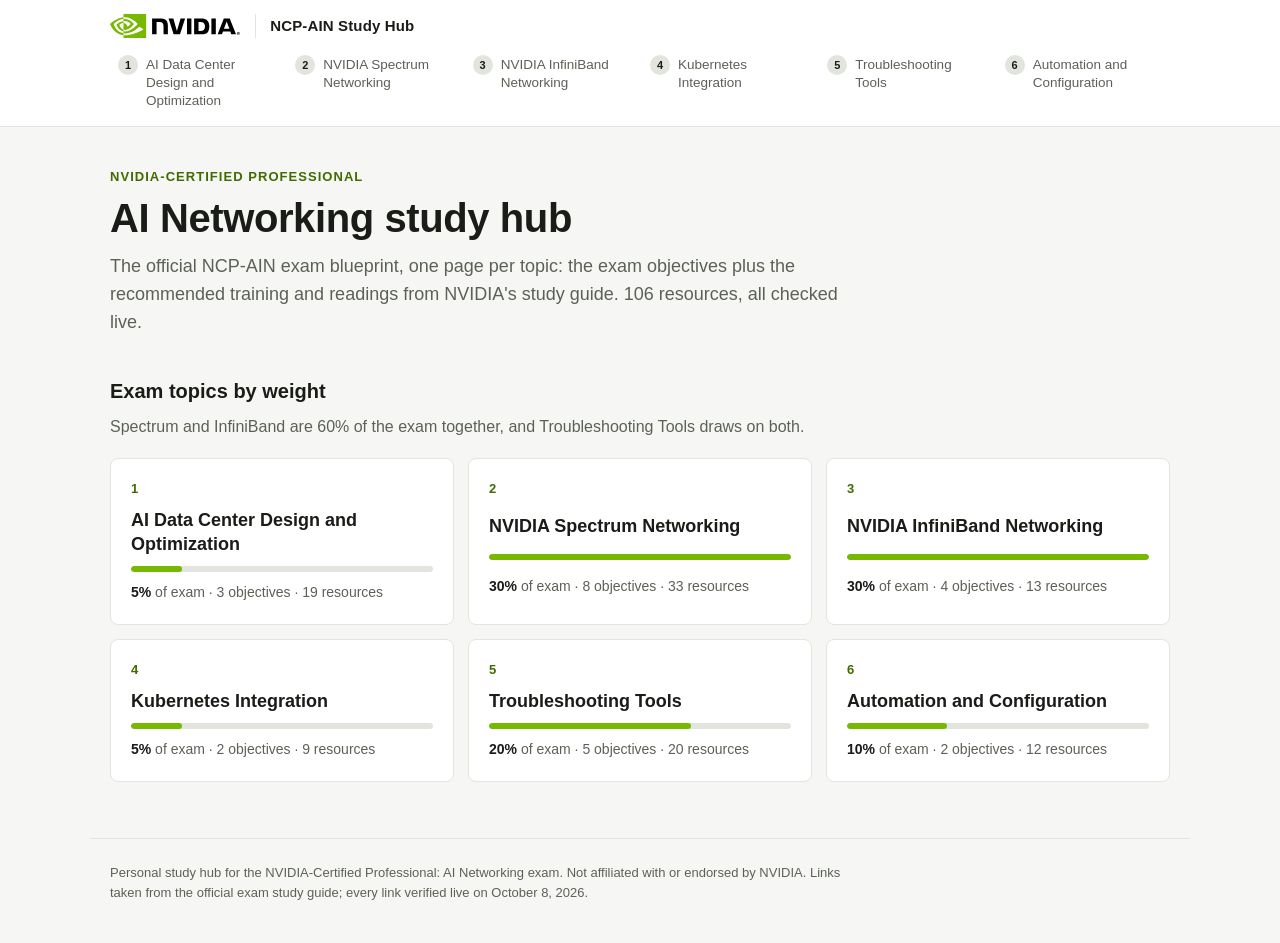
<file: index.html>
<!doctype html>
<html lang="en">
<head>
  <meta charset="utf-8">
  <meta name="viewport" content="width=device-width, initial-scale=1">
  <title>NCP-AIN Study Hub</title>
  <meta name="description" content="Study hub for the NVIDIA-Certified Professional: AI Networking exam.">
  <link rel="stylesheet" href="assets/style.css">
  <link rel="icon" href="assets/favicon.svg" type="image/svg+xml">
</head>
<body>
  <header class="site-header">
    <div class="bar">
      <a class="brand" href="index.html" aria-label="NCP-AIN Study Hub home">
        <picture>
          <source srcset="assets/nvidia-logo-white.svg" media="(prefers-color-scheme: dark)">
          <img src="assets/nvidia-logo.svg" alt="NVIDIA" width="131" height="24">
        </picture>
        <span class="brand-text">NCP-AIN Study Hub</span>
      </a>
    </div>
    <nav class="topics" aria-label="Certification study topics">
      <a href="data-center-design.html"><span class="num">1</span>AI Data Center Design and Optimization</a>
      <a href="spectrum-networking.html"><span class="num">2</span>NVIDIA Spectrum Networking</a>
      <a href="infiniband-networking.html"><span class="num">3</span>NVIDIA InfiniBand Networking</a>
      <a href="kubernetes-integration.html"><span class="num">4</span>Kubernetes Integration</a>
      <a href="troubleshooting-tools.html"><span class="num">5</span>Troubleshooting Tools</a>
      <a href="automation-and-configuration.html"><span class="num">6</span>Automation and Configuration</a>
    </nav>
  </header>
  <main>
    <section class="hero">
      <p class="eyebrow">NVIDIA-Certified Professional</p>
      <h1>AI Networking study hub</h1>
      <p class="lede">The official NCP-AIN exam blueprint, one page per topic: the exam objectives plus the recommended training and readings from NVIDIA's study guide. 106 resources, all checked live.</p>
    </section>
    <section>
      <h2>Exam topics by weight</h2>
      <p class="note">Spectrum and InfiniBand are 60% of the exam together, and Troubleshooting Tools draws on both.</p>
      <div class="cards">
      <a class="card" href="data-center-design.html">
        <span class="card-num">1</span>
        <span class="card-title">AI Data Center Design and Optimization</span>
        <span class="weight"><span class="weight-bar" style="width:17%"></span></span>
        <span class="card-meta"><strong>5%</strong> of exam · 3 objectives · 19 resources</span>
      </a>
      <a class="card" href="spectrum-networking.html">
        <span class="card-num">2</span>
        <span class="card-title">NVIDIA Spectrum Networking</span>
        <span class="weight"><span class="weight-bar" style="width:100%"></span></span>
        <span class="card-meta"><strong>30%</strong> of exam · 8 objectives · 33 resources</span>
      </a>
      <a class="card" href="infiniband-networking.html">
        <span class="card-num">3</span>
        <span class="card-title">NVIDIA InfiniBand Networking</span>
        <span class="weight"><span class="weight-bar" style="width:100%"></span></span>
        <span class="card-meta"><strong>30%</strong> of exam · 4 objectives · 13 resources</span>
      </a>
      <a class="card" href="kubernetes-integration.html">
        <span class="card-num">4</span>
        <span class="card-title">Kubernetes Integration</span>
        <span class="weight"><span class="weight-bar" style="width:17%"></span></span>
        <span class="card-meta"><strong>5%</strong> of exam · 2 objectives · 9 resources</span>
      </a>
      <a class="card" href="troubleshooting-tools.html">
        <span class="card-num">5</span>
        <span class="card-title">Troubleshooting Tools</span>
        <span class="weight"><span class="weight-bar" style="width:67%"></span></span>
        <span class="card-meta"><strong>20%</strong> of exam · 5 objectives · 20 resources</span>
      </a>
      <a class="card" href="automation-and-configuration.html">
        <span class="card-num">6</span>
        <span class="card-title">Automation and Configuration</span>
        <span class="weight"><span class="weight-bar" style="width:33%"></span></span>
        <span class="card-meta"><strong>10%</strong> of exam · 2 objectives · 12 resources</span>
      </a>
      </div>
    </section>
  </main>
  <footer>
    <p>Personal study hub for the NVIDIA-Certified Professional: AI Networking exam. Not affiliated with or endorsed by NVIDIA.
    Links taken from the official exam study guide; every link verified live on October 8, 2026.</p>
  </footer>
  <script>document.querySelector('.topics [aria-current]')?.scrollIntoView({block: 'nearest', inline: 'center'});</script>
</body>
</html>
</file>
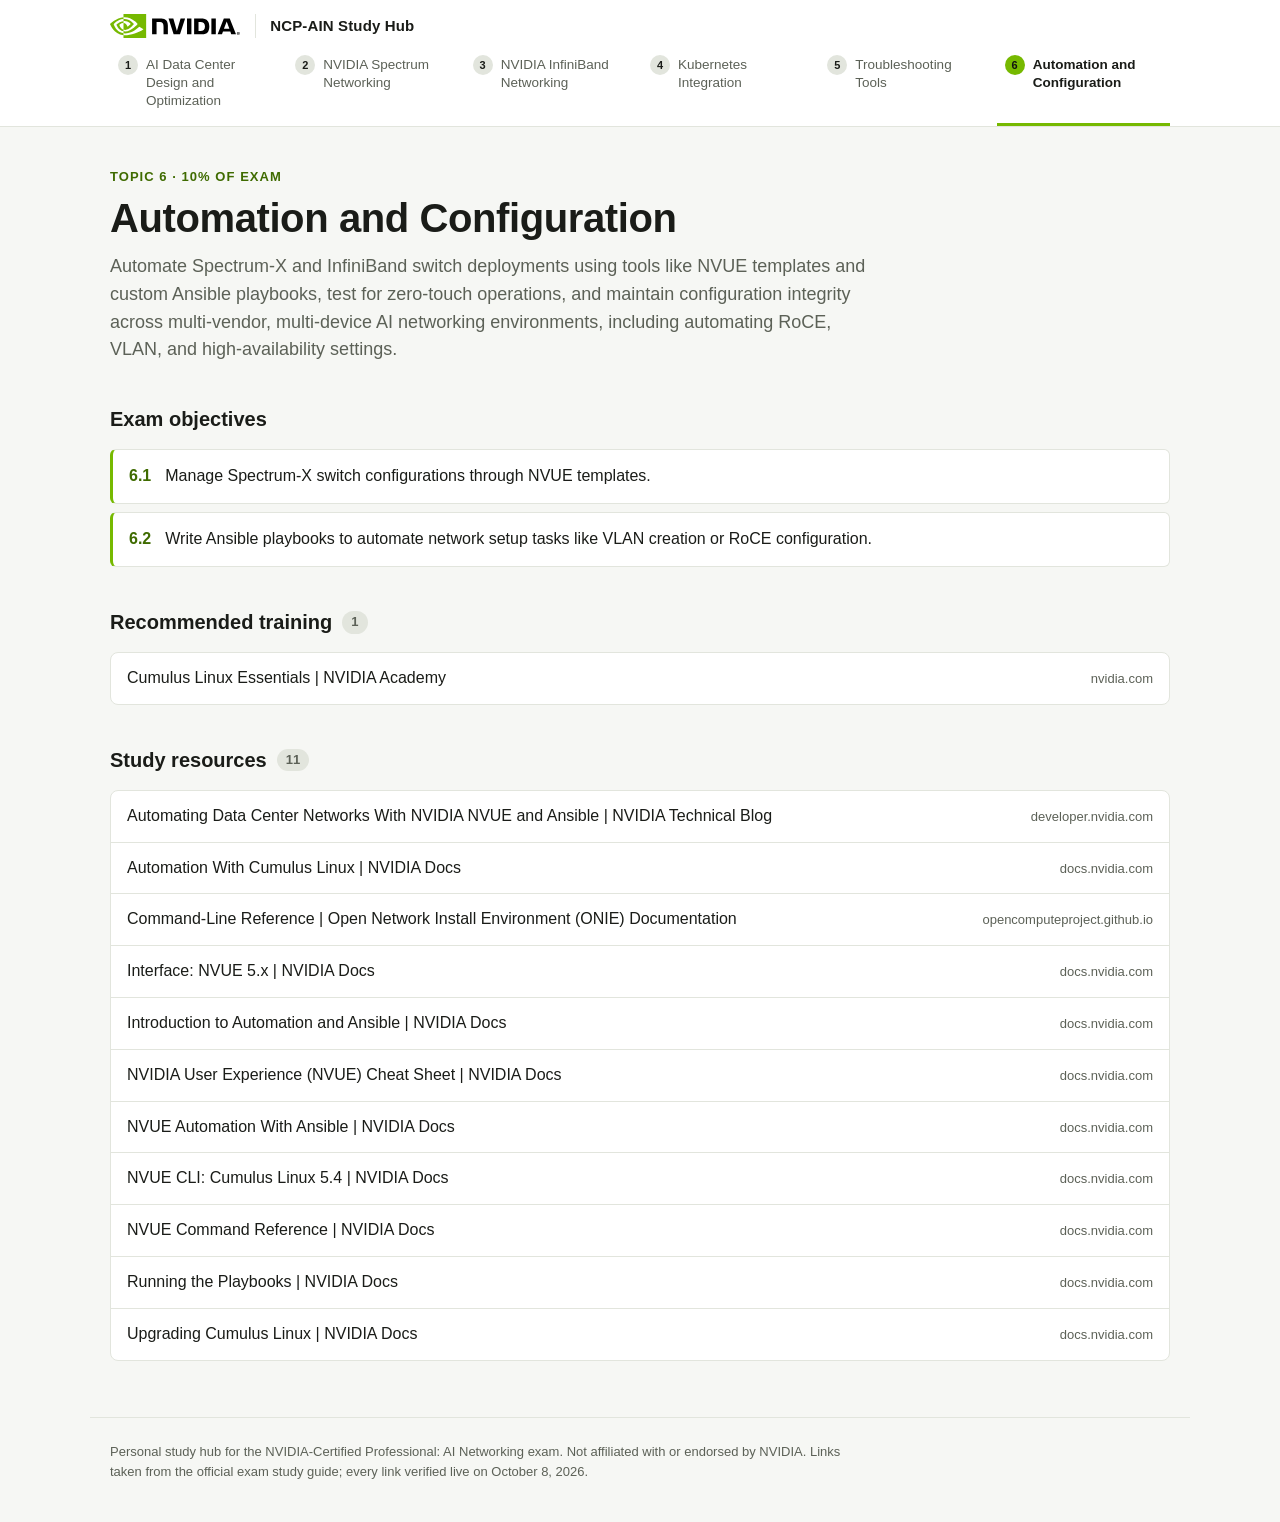
<file: automation-and-configuration.html>
<!doctype html>
<html lang="en">
<head>
  <meta charset="utf-8">
  <meta name="viewport" content="width=device-width, initial-scale=1">
  <title>Automation and Configuration · NCP-AIN Study Hub</title>
  <meta name="description" content="Automate Spectrum-X and InfiniBand switch deployments using tools like NVUE templates and custom Ansible playbooks, test for zero-touch operations, and maintain configuration integrity across multi-vendor, multi-device AI networking environments, including automating RoCE, VLAN, and high-availability settings.">
  <link rel="stylesheet" href="assets/style.css">
  <link rel="icon" href="assets/favicon.svg" type="image/svg+xml">
</head>
<body>
  <header class="site-header">
    <div class="bar">
      <a class="brand" href="index.html" aria-label="NCP-AIN Study Hub home">
        <picture>
          <source srcset="assets/nvidia-logo-white.svg" media="(prefers-color-scheme: dark)">
          <img src="assets/nvidia-logo.svg" alt="NVIDIA" width="131" height="24">
        </picture>
        <span class="brand-text">NCP-AIN Study Hub</span>
      </a>
    </div>
    <nav class="topics" aria-label="Certification study topics">
      <a href="data-center-design.html"><span class="num">1</span>AI Data Center Design and Optimization</a>
      <a href="spectrum-networking.html"><span class="num">2</span>NVIDIA Spectrum Networking</a>
      <a href="infiniband-networking.html"><span class="num">3</span>NVIDIA InfiniBand Networking</a>
      <a href="kubernetes-integration.html"><span class="num">4</span>Kubernetes Integration</a>
      <a href="troubleshooting-tools.html"><span class="num">5</span>Troubleshooting Tools</a>
      <a href="automation-and-configuration.html" aria-current="page"><span class="num">6</span>Automation and Configuration</a>
    </nav>
  </header>
  <main>
    <section class="hero">
      <p class="eyebrow">Topic 6 · 10% of exam</p>
      <h1>Automation and Configuration</h1>
      <p class="lede">Automate Spectrum-X and InfiniBand switch deployments using tools like NVUE templates and custom Ansible playbooks, test for zero-touch operations, and maintain configuration integrity across multi-vendor, multi-device AI networking environments, including automating RoCE, VLAN, and high-availability settings.</p>
    </section>
    <section>
      <h2>Exam objectives</h2>
      <ol class="objectives">
        <li><span class="obj-num">6.1</span>Manage Spectrum-X switch configurations through NVUE templates.</li>
        <li><span class="obj-num">6.2</span>Write Ansible playbooks to automate network setup tasks like VLAN creation or RoCE configuration.</li>
      </ol>
    </section>
    <section>
      <h2>Recommended training <span class="count">1</span></h2>
      <ul class="links">
        <li><a href="https://www.nvidia.com/en-us/training/academy/course-detail/?id=course%3A15139853" target="_blank" rel="noopener"><span class="title">Cumulus Linux Essentials | NVIDIA Academy</span><span class="meta">nvidia.com</span></a></li>
      </ul>
    </section>
    <section>
      <h2>Study resources <span class="count">11</span></h2>
      <ul class="links">
        <li><a href="https://developer.nvidia.com/blog/automating-data-center-networks-with-nvidia-nvue-and-ansible/" target="_blank" rel="noopener"><span class="title">Automating Data Center Networks With NVIDIA NVUE and Ansible | NVIDIA Technical Blog</span><span class="meta">developer.nvidia.com</span></a></li>
        <li><a href="https://docs.nvidia.com/networking-ethernet-software/guides/Data-Center-Network-Automation-Quick-Start-Guide/Automation-with-Cumulus-Linux/" target="_blank" rel="noopener"><span class="title">Automation With Cumulus Linux | NVIDIA Docs</span><span class="meta">docs.nvidia.com</span></a></li>
        <li><a href="https://opencomputeproject.github.io/onie/cli/index.html" target="_blank" rel="noopener"><span class="title">Command-Line Reference | Open Network Install Environment (ONIE) Documentation</span><span class="meta">opencomputeproject.github.io</span></a></li>
        <li><a href="https://docs.nvidia.com/networking-ethernet-software/nvue-reference/Set-and-Unset-Commands/Interface/" target="_blank" rel="noopener"><span class="title">Interface: NVUE 5.x | NVIDIA Docs</span><span class="meta">docs.nvidia.com</span></a></li>
        <li><a href="https://docs.nvidia.com/networking-ethernet-software/guides/Data-Center-Network-Automation-Ansible-Deployment-Guide/Introduction-to-Automation-and-Ansible/" target="_blank" rel="noopener"><span class="title">Introduction to Automation and Ansible | NVIDIA Docs</span><span class="meta">docs.nvidia.com</span></a></li>
        <li><a href="https://docs.nvidia.com/networking-ethernet-software/knowledge-base/Setup-and-Getting-Started/NVUE-Cheat-Sheet/" target="_blank" rel="noopener"><span class="title">NVIDIA User Experience (NVUE) Cheat Sheet | NVIDIA Docs</span><span class="meta">docs.nvidia.com</span></a></li>
        <li><a href="https://docs.nvidia.com/networking-ethernet-software/guides/Data-Center-Network-Automation-Ansible-Deployment-Guide/NVUE-Automation-with-Ansible/" target="_blank" rel="noopener"><span class="title">NVUE Automation With Ansible | NVIDIA Docs</span><span class="meta">docs.nvidia.com</span></a></li>
        <li><a href="https://docs.nvidia.com/networking-ethernet-software/cumulus-linux-54/System-Configuration/NVIDIA-User-Experience-NVUE/NVUE-CLI/" target="_blank" rel="noopener"><span class="title">NVUE CLI: Cumulus Linux 5.4 | NVIDIA Docs</span><span class="meta">docs.nvidia.com</span></a></li>
        <li><a href="https://docs.nvidia.com/networking-ethernet-software/nvue-reference/" target="_blank" rel="noopener"><span class="title">NVUE Command Reference | NVIDIA Docs</span><span class="meta">docs.nvidia.com</span></a></li>
        <li><a href="https://docs.nvidia.com/networking-ethernet-software/guides/Data-Center-Network-Automation-Ansible-Deployment-Guide/Running-the-Playbooks/" target="_blank" rel="noopener"><span class="title">Running the Playbooks | NVIDIA Docs</span><span class="meta">docs.nvidia.com</span></a></li>
        <li><a href="https://docs.nvidia.com/networking-ethernet-software/cumulus-linux-510/Installation-Management/Upgrading-Cumulus-Linux/" target="_blank" rel="noopener"><span class="title">Upgrading Cumulus Linux | NVIDIA Docs</span><span class="meta">docs.nvidia.com</span></a></li>
      </ul>
    </section>
  </main>
  <footer>
    <p>Personal study hub for the NVIDIA-Certified Professional: AI Networking exam. Not affiliated with or endorsed by NVIDIA.
    Links taken from the official exam study guide; every link verified live on October 8, 2026.</p>
  </footer>
  <script>document.querySelector('.topics [aria-current]')?.scrollIntoView({block: 'nearest', inline: 'center'});</script>
</body>
</html>
</file>
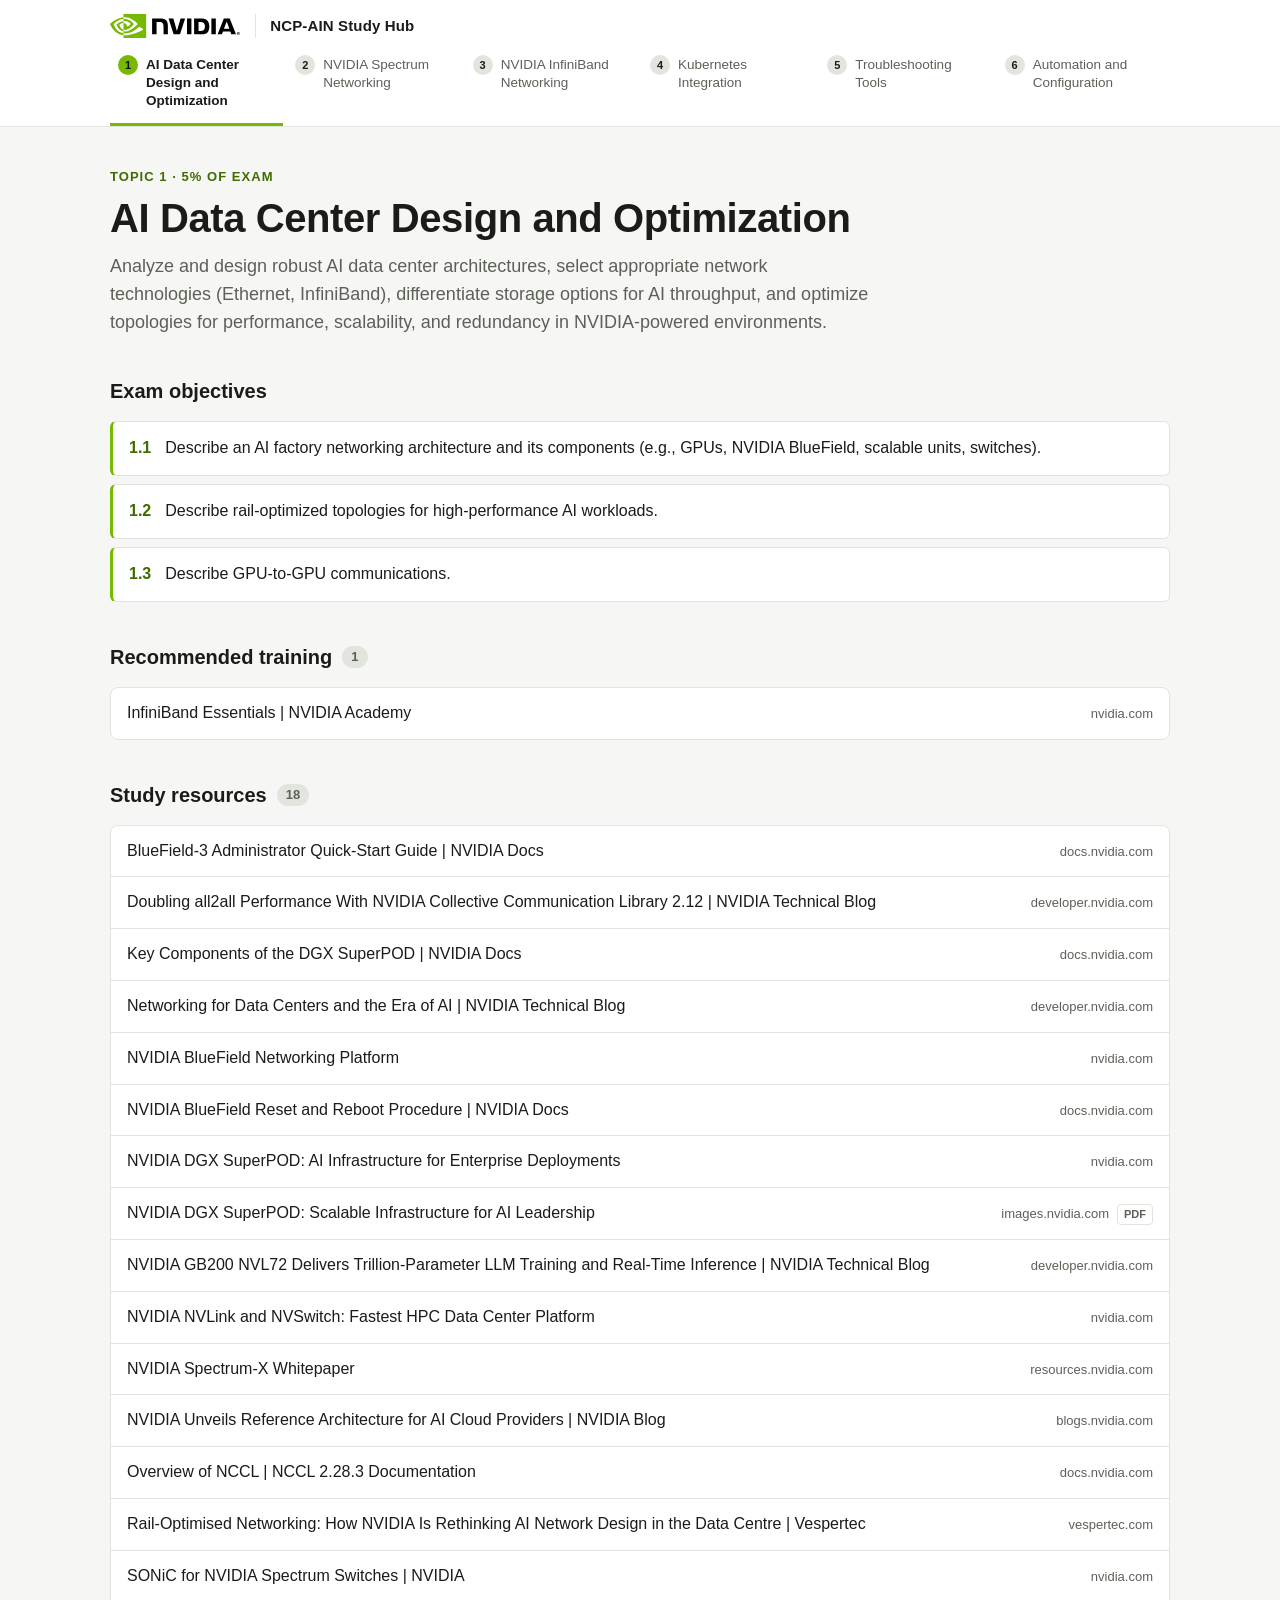
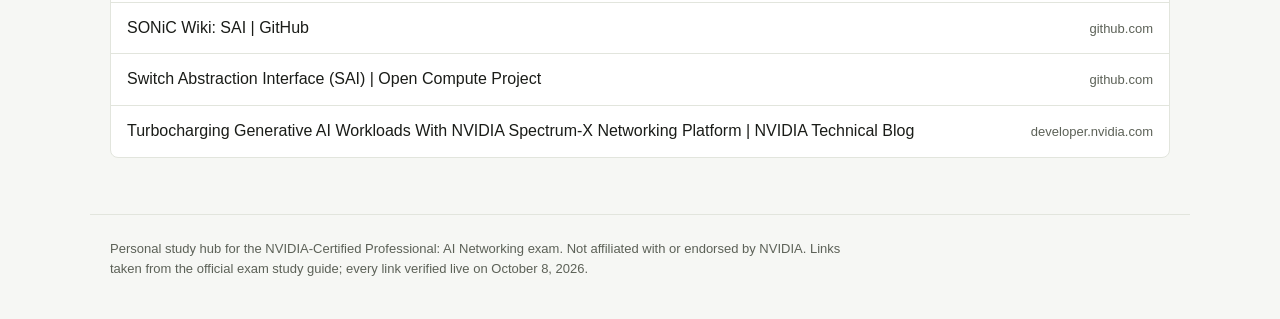
<file: data-center-design.html>
<!doctype html>
<html lang="en">
<head>
  <meta charset="utf-8">
  <meta name="viewport" content="width=device-width, initial-scale=1">
  <title>AI Data Center Design and Optimization · NCP-AIN Study Hub</title>
  <meta name="description" content="Analyze and design robust AI data center architectures, select appropriate network technologies (Ethernet, InfiniBand), differentiate storage options for AI throughput, and optimize topologies for performance, scalability, and redundancy in NVIDIA-powered environments.">
  <link rel="stylesheet" href="assets/style.css">
  <link rel="icon" href="assets/favicon.svg" type="image/svg+xml">
</head>
<body>
  <header class="site-header">
    <div class="bar">
      <a class="brand" href="index.html" aria-label="NCP-AIN Study Hub home">
        <picture>
          <source srcset="assets/nvidia-logo-white.svg" media="(prefers-color-scheme: dark)">
          <img src="assets/nvidia-logo.svg" alt="NVIDIA" width="131" height="24">
        </picture>
        <span class="brand-text">NCP-AIN Study Hub</span>
      </a>
    </div>
    <nav class="topics" aria-label="Certification study topics">
      <a href="data-center-design.html" aria-current="page"><span class="num">1</span>AI Data Center Design and Optimization</a>
      <a href="spectrum-networking.html"><span class="num">2</span>NVIDIA Spectrum Networking</a>
      <a href="infiniband-networking.html"><span class="num">3</span>NVIDIA InfiniBand Networking</a>
      <a href="kubernetes-integration.html"><span class="num">4</span>Kubernetes Integration</a>
      <a href="troubleshooting-tools.html"><span class="num">5</span>Troubleshooting Tools</a>
      <a href="automation-and-configuration.html"><span class="num">6</span>Automation and Configuration</a>
    </nav>
  </header>
  <main>
    <section class="hero">
      <p class="eyebrow">Topic 1 · 5% of exam</p>
      <h1>AI Data Center Design and Optimization</h1>
      <p class="lede">Analyze and design robust AI data center architectures, select appropriate network technologies (Ethernet, InfiniBand), differentiate storage options for AI throughput, and optimize topologies for performance, scalability, and redundancy in NVIDIA-powered environments.</p>
    </section>
    <section>
      <h2>Exam objectives</h2>
      <ol class="objectives">
        <li><span class="obj-num">1.1</span>Describe an AI factory networking architecture and its components (e.g., GPUs, NVIDIA BlueField, scalable units, switches).</li>
        <li><span class="obj-num">1.2</span>Describe rail-optimized topologies for high-performance AI workloads.</li>
        <li><span class="obj-num">1.3</span>Describe GPU-to-GPU communications.</li>
      </ol>
    </section>
    <section>
      <h2>Recommended training <span class="count">1</span></h2>
      <ul class="links">
        <li><a href="https://www.nvidia.com/en-us/training/academy/course-detail/?id=course%3A15139827" target="_blank" rel="noopener"><span class="title">InfiniBand Essentials | NVIDIA Academy</span><span class="meta">nvidia.com</span></a></li>
      </ul>
    </section>
    <section>
      <h2>Study resources <span class="count">18</span></h2>
      <ul class="links">
        <li><a href="https://docs.nvidia.com/networking/display/bf3dpu/bluefield-3+administrator+quick+start+guide" target="_blank" rel="noopener"><span class="title">BlueField-3 Administrator Quick-Start Guide | NVIDIA Docs</span><span class="meta">docs.nvidia.com</span></a></li>
        <li><a href="https://developer.nvidia.com/blog/doubling-all2all-performance-with-nvidia-collective-communication-library-2-12/" target="_blank" rel="noopener"><span class="title">Doubling all2all Performance With NVIDIA Collective Communication Library 2.12 | NVIDIA Technical Blog</span><span class="meta">developer.nvidia.com</span></a></li>
        <li><a href="https://docs.nvidia.com/dgx-superpod/reference-architecture-scalable-infrastructure-b200/latest/dgx-superpod-components.html" target="_blank" rel="noopener"><span class="title">Key Components of the DGX SuperPOD | NVIDIA Docs</span><span class="meta">docs.nvidia.com</span></a></li>
        <li><a href="https://developer.nvidia.com/blog/networking-for-data-centers-and-the-era-of-ai/" target="_blank" rel="noopener"><span class="title">Networking for Data Centers and the Era of AI | NVIDIA Technical Blog</span><span class="meta">developer.nvidia.com</span></a></li>
        <li><a href="https://www.nvidia.com/en-us/networking/products/data-processing-unit/" target="_blank" rel="noopener"><span class="title">NVIDIA BlueField Networking Platform</span><span class="meta">nvidia.com</span></a></li>
        <li><a href="https://docs.nvidia.com/doca/sdk/nvidia+bluefield+reset+and+reboot+procedures/index.html#src-2799458725_id-.NVIDIABlueFieldResetandRebootProceduresv2.7.0-BlueFieldSystemRebootBlueFieldSystemReboot" target="_blank" rel="noopener"><span class="title">NVIDIA BlueField Reset and Reboot Procedure | NVIDIA Docs</span><span class="meta">docs.nvidia.com</span></a></li>
        <li><a href="https://www.nvidia.com/en-us/data-center/dgx-superpod/" target="_blank" rel="noopener"><span class="title">NVIDIA DGX SuperPOD: AI Infrastructure for Enterprise Deployments</span><span class="meta">nvidia.com</span></a></li>
        <li><a href="https://images.nvidia.com/aem-dam/Solutions/Data-Center/gated-resources/nvidia-dgx-superpod-a100.pdf" target="_blank" rel="noopener"><span class="title">NVIDIA DGX SuperPOD: Scalable Infrastructure for AI Leadership</span><span class="meta">images.nvidia.com<span class="tag">PDF</span></span></a></li>
        <li><a href="https://developer.nvidia.com/blog/nvidia-gb200-nvl72-delivers-trillion-parameter-llm-training-and-real-time-inference/" target="_blank" rel="noopener"><span class="title">NVIDIA GB200 NVL72 Delivers Trillion-Parameter LLM Training and Real-Time Inference | NVIDIA Technical Blog</span><span class="meta">developer.nvidia.com</span></a></li>
        <li><a href="https://www.nvidia.com/en-us/data-center/nvlink/" target="_blank" rel="noopener"><span class="title">NVIDIA NVLink and NVSwitch: Fastest HPC Data Center Platform</span><span class="meta">nvidia.com</span></a></li>
        <li><a href="https://resources.nvidia.com/en-us-accelerated-networking-resource-library/nvidia-spectrum-x" target="_blank" rel="noopener"><span class="title">NVIDIA Spectrum-X Whitepaper</span><span class="meta">resources.nvidia.com</span></a></li>
        <li><a href="https://blogs.nvidia.com/blog/ai-cloud-providers-reference-architecture/" target="_blank" rel="noopener"><span class="title">NVIDIA Unveils Reference Architecture for AI Cloud Providers | NVIDIA Blog</span><span class="meta">blogs.nvidia.com</span></a></li>
        <li><a href="https://docs.nvidia.com/deeplearning/nccl/user-guide/docs/overview.html" target="_blank" rel="noopener"><span class="title">Overview of NCCL | NCCL 2.28.3 Documentation</span><span class="meta">docs.nvidia.com</span></a></li>
        <li><a href="https://vespertec.com/news/rail-optimised-networking-how-nvidia-is-rethinking-ai-network-design-data-centre/" target="_blank" rel="noopener"><span class="title">Rail-Optimised Networking: How NVIDIA Is Rethinking AI Network Design in the Data Centre | Vespertec</span><span class="meta">vespertec.com</span></a></li>
        <li><a href="https://www.nvidia.com/en-us/networking/ethernet-switching/sonic/" target="_blank" rel="noopener"><span class="title">SONiC for NVIDIA Spectrum Switches | NVIDIA</span><span class="meta">nvidia.com</span></a></li>
        <li><a href="https://github.com/sonic-net/SONiC/wiki/SAI" target="_blank" rel="noopener"><span class="title">SONiC Wiki: SAI | GitHub</span><span class="meta">github.com</span></a></li>
        <li><a href="https://github.com/opencomputeproject/sai" target="_blank" rel="noopener"><span class="title">Switch Abstraction Interface (SAI) | Open Compute Project</span><span class="meta">github.com</span></a></li>
        <li><a href="https://developer.nvidia.com/blog/turbocharging-ai-workloads-with-nvidia-spectrum-x-networking-platform/" target="_blank" rel="noopener"><span class="title">Turbocharging Generative AI Workloads With NVIDIA Spectrum-X Networking Platform | NVIDIA Technical Blog</span><span class="meta">developer.nvidia.com</span></a></li>
      </ul>
    </section>
  </main>
  <footer>
    <p>Personal study hub for the NVIDIA-Certified Professional: AI Networking exam. Not affiliated with or endorsed by NVIDIA.
    Links taken from the official exam study guide; every link verified live on October 8, 2026.</p>
  </footer>
  <script>document.querySelector('.topics [aria-current]')?.scrollIntoView({block: 'nearest', inline: 'center'});</script>
</body>
</html>
</file>
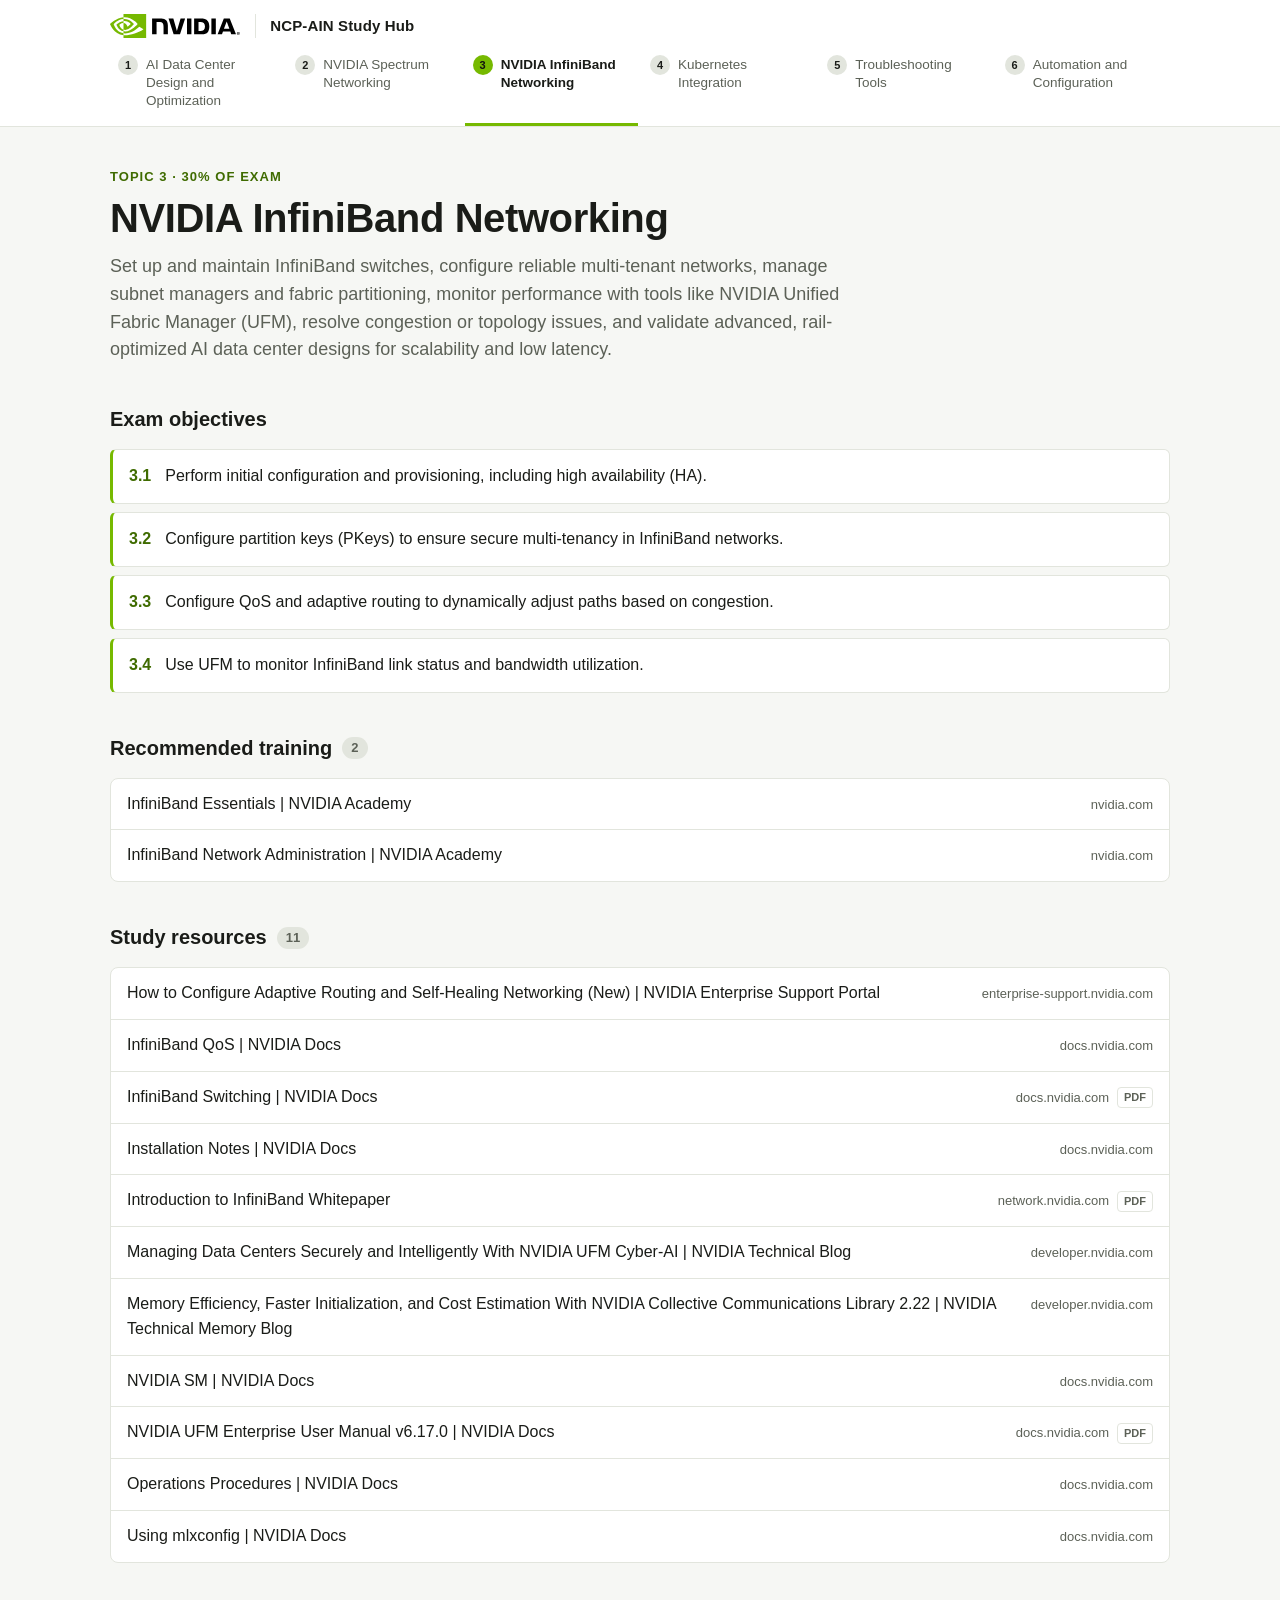
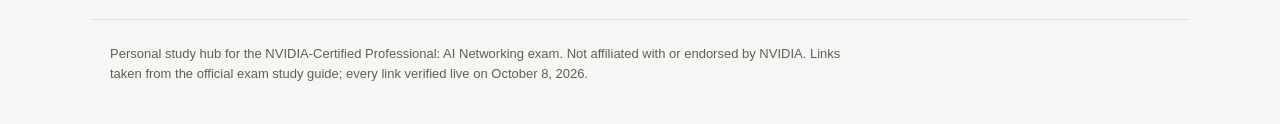
<file: infiniband-networking.html>
<!doctype html>
<html lang="en">
<head>
  <meta charset="utf-8">
  <meta name="viewport" content="width=device-width, initial-scale=1">
  <title>NVIDIA InfiniBand Networking · NCP-AIN Study Hub</title>
  <meta name="description" content="Set up and maintain InfiniBand switches, configure reliable multi-tenant networks, manage subnet managers and fabric partitioning, monitor performance with tools like NVIDIA Unified Fabric Manager (UFM), resolve congestion or topology issues, and validate advanced, rail-optimized AI data center designs for scalability and low latency.">
  <link rel="stylesheet" href="assets/style.css">
  <link rel="icon" href="assets/favicon.svg" type="image/svg+xml">
</head>
<body>
  <header class="site-header">
    <div class="bar">
      <a class="brand" href="index.html" aria-label="NCP-AIN Study Hub home">
        <picture>
          <source srcset="assets/nvidia-logo-white.svg" media="(prefers-color-scheme: dark)">
          <img src="assets/nvidia-logo.svg" alt="NVIDIA" width="131" height="24">
        </picture>
        <span class="brand-text">NCP-AIN Study Hub</span>
      </a>
    </div>
    <nav class="topics" aria-label="Certification study topics">
      <a href="data-center-design.html"><span class="num">1</span>AI Data Center Design and Optimization</a>
      <a href="spectrum-networking.html"><span class="num">2</span>NVIDIA Spectrum Networking</a>
      <a href="infiniband-networking.html" aria-current="page"><span class="num">3</span>NVIDIA InfiniBand Networking</a>
      <a href="kubernetes-integration.html"><span class="num">4</span>Kubernetes Integration</a>
      <a href="troubleshooting-tools.html"><span class="num">5</span>Troubleshooting Tools</a>
      <a href="automation-and-configuration.html"><span class="num">6</span>Automation and Configuration</a>
    </nav>
  </header>
  <main>
    <section class="hero">
      <p class="eyebrow">Topic 3 · 30% of exam</p>
      <h1>NVIDIA InfiniBand Networking</h1>
      <p class="lede">Set up and maintain InfiniBand switches, configure reliable multi-tenant networks, manage subnet managers and fabric partitioning, monitor performance with tools like NVIDIA Unified Fabric Manager (UFM), resolve congestion or topology issues, and validate advanced, rail-optimized AI data center designs for scalability and low latency.</p>
    </section>
    <section>
      <h2>Exam objectives</h2>
      <ol class="objectives">
        <li><span class="obj-num">3.1</span>Perform initial configuration and provisioning, including high availability (HA).</li>
        <li><span class="obj-num">3.2</span>Configure partition keys (PKeys) to ensure secure multi-tenancy in InfiniBand networks.</li>
        <li><span class="obj-num">3.3</span>Configure QoS and adaptive routing to dynamically adjust paths based on congestion.</li>
        <li><span class="obj-num">3.4</span>Use UFM to monitor InfiniBand link status and bandwidth utilization.</li>
      </ol>
    </section>
    <section>
      <h2>Recommended training <span class="count">2</span></h2>
      <ul class="links">
        <li><a href="https://www.nvidia.com/en-us/training/academy/course-detail/?id=course%3A15139827" target="_blank" rel="noopener"><span class="title">InfiniBand Essentials | NVIDIA Academy</span><span class="meta">nvidia.com</span></a></li>
        <li><a href="https://www.nvidia.com/en-us/training/academy/course-detail/?id=course%3A15139854" target="_blank" rel="noopener"><span class="title">InfiniBand Network Administration | NVIDIA Academy</span><span class="meta">nvidia.com</span></a></li>
      </ul>
    </section>
    <section>
      <h2>Study resources <span class="count">11</span></h2>
      <ul class="links">
        <li><a href="https://enterprise-support.nvidia.com/s/article/How-To-Configure-Adaptive-Routing-and-Self-Healing-Networking-New" target="_blank" rel="noopener"><span class="title">How to Configure Adaptive Routing and Self-Healing Networking (New) | NVIDIA Enterprise Support Portal</span><span class="meta">enterprise-support.nvidia.com</span></a></li>
        <li><a href="https://docs.nvidia.com/doca/sdk/InfiniBand+QoS/index.html" target="_blank" rel="noopener"><span class="title">InfiniBand QoS | NVIDIA Docs</span><span class="meta">docs.nvidia.com</span></a></li>
        <li><a href="https://docs.nvidia.com/networking/display/NVIDIAMLNXOSUserManualv3122002/infiniband-switching.pdf" target="_blank" rel="noopener"><span class="title">InfiniBand Switching | NVIDIA Docs</span><span class="meta">docs.nvidia.com<span class="tag">PDF</span></span></a></li>
        <li><a href="https://docs.nvidia.com/networking/display/ufmenterpriseumv6180/installation+notes" target="_blank" rel="noopener"><span class="title">Installation Notes | NVIDIA Docs</span><span class="meta">docs.nvidia.com</span></a></li>
        <li><a href="https://network.nvidia.com/pdf/whitepapers/IB_Intro_WP_190.pdf" target="_blank" rel="noopener"><span class="title">Introduction to InfiniBand Whitepaper</span><span class="meta">network.nvidia.com<span class="tag">PDF</span></span></a></li>
        <li><a href="https://developer.nvidia.com/blog/managing-data-centers-securely-intelligently-ufm-cyber-ai/" target="_blank" rel="noopener"><span class="title">Managing Data Centers Securely and Intelligently With NVIDIA UFM Cyber-AI | NVIDIA Technical Blog</span><span class="meta">developer.nvidia.com</span></a></li>
        <li><a href="https://developer.nvidia.com/blog/memory-efficiency-faster-initialization-and-cost-estimation-with-nvidia-collective-communications-library-2-22/" target="_blank" rel="noopener"><span class="title">Memory Efficiency, Faster Initialization, and Cost Estimation With NVIDIA Collective Communications Library 2.22 | NVIDIA Technical Memory Blog</span><span class="meta">developer.nvidia.com</span></a></li>
        <li><a href="https://docs.nvidia.com/networking/display/mlnxofedv24040700/nvidia+sm#src-2958624037_NVIDIASM-Partitions." target="_blank" rel="noopener"><span class="title">NVIDIA SM | NVIDIA Docs</span><span class="meta">docs.nvidia.com</span></a></li>
        <li><a href="https://docs.nvidia.com/networking/display/nvidia-ufm-enterprise-user-manual-v6-17-0.0.pdf" target="_blank" rel="noopener"><span class="title">NVIDIA UFM Enterprise User Manual v6.17.0 | NVIDIA Docs</span><span class="meta">docs.nvidia.com<span class="tag">PDF</span></span></a></li>
        <li><a href="https://docs.nvidia.com/networking/display/IBClusterOpMainGuide/Operations+Procedures" target="_blank" rel="noopener"><span class="title">Operations Procedures | NVIDIA Docs</span><span class="meta">docs.nvidia.com</span></a></li>
        <li><a href="https://docs.nvidia.com/networking/display/mftv4250/using+mlxconfig" target="_blank" rel="noopener"><span class="title">Using mlxconfig | NVIDIA Docs</span><span class="meta">docs.nvidia.com</span></a></li>
      </ul>
    </section>
  </main>
  <footer>
    <p>Personal study hub for the NVIDIA-Certified Professional: AI Networking exam. Not affiliated with or endorsed by NVIDIA.
    Links taken from the official exam study guide; every link verified live on October 8, 2026.</p>
  </footer>
  <script>document.querySelector('.topics [aria-current]')?.scrollIntoView({block: 'nearest', inline: 'center'});</script>
</body>
</html>
</file>
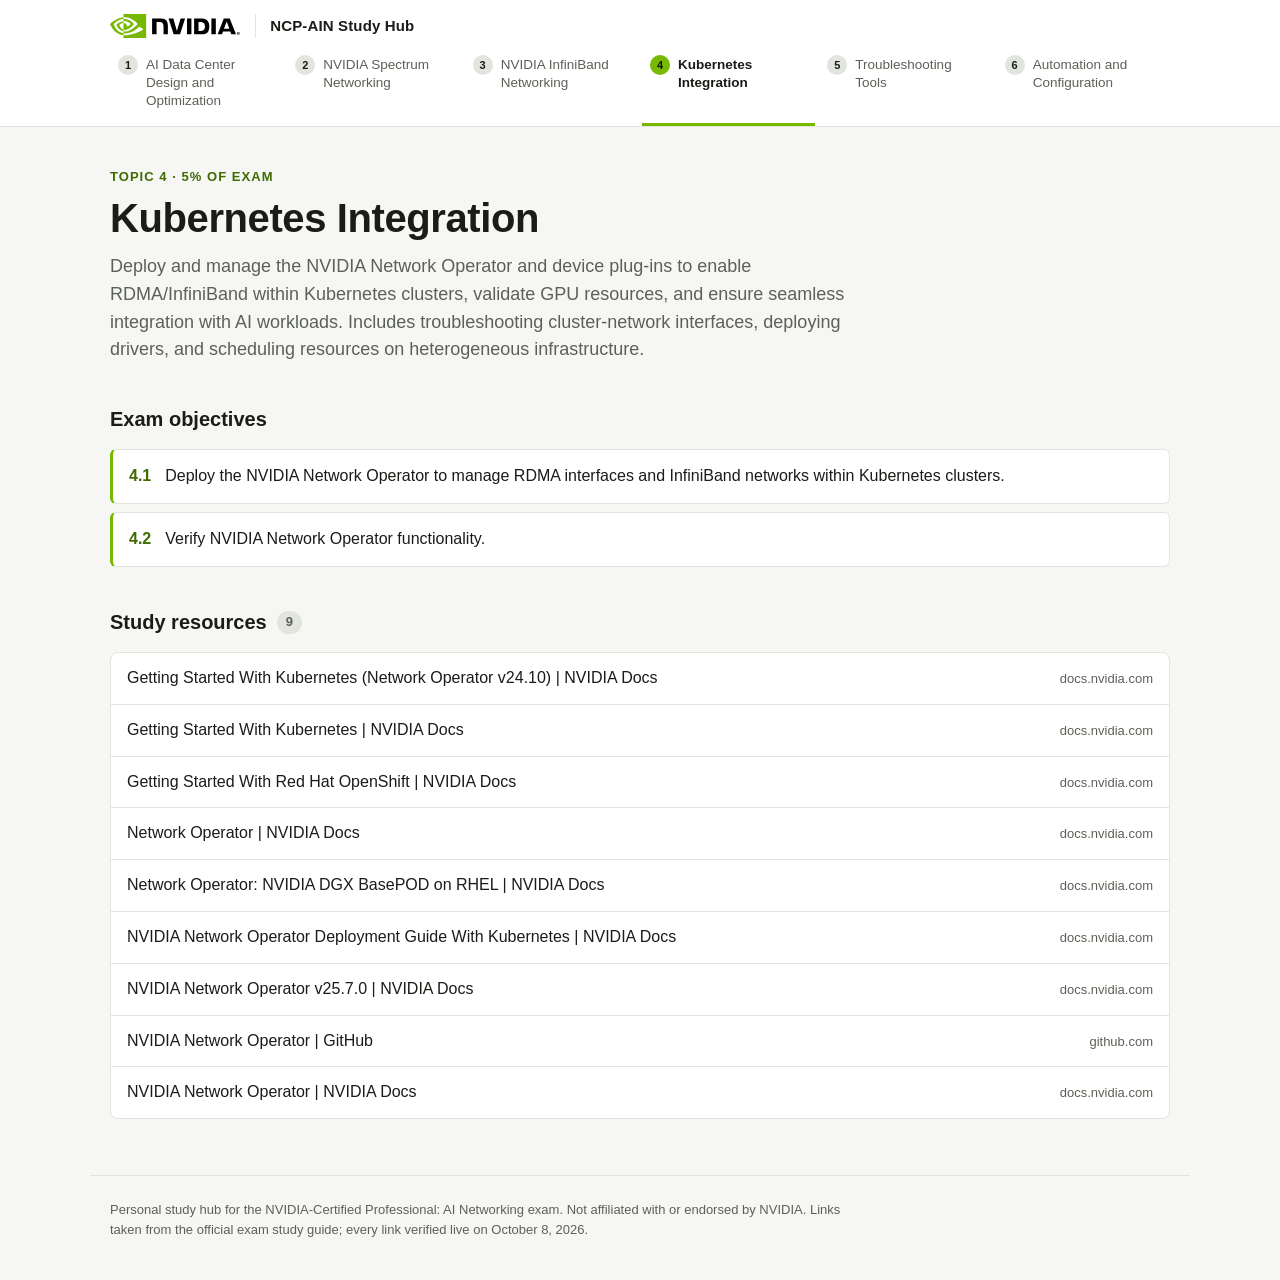
<file: kubernetes-integration.html>
<!doctype html>
<html lang="en">
<head>
  <meta charset="utf-8">
  <meta name="viewport" content="width=device-width, initial-scale=1">
  <title>Kubernetes Integration · NCP-AIN Study Hub</title>
  <meta name="description" content="Deploy and manage the NVIDIA Network Operator and device plug-ins to enable RDMA/InfiniBand within Kubernetes clusters, validate GPU resources, and ensure seamless integration with AI workloads. Includes troubleshooting cluster-network interfaces, deploying drivers, and scheduling resources on heterogeneous infrastructure.">
  <link rel="stylesheet" href="assets/style.css">
  <link rel="icon" href="assets/favicon.svg" type="image/svg+xml">
</head>
<body>
  <header class="site-header">
    <div class="bar">
      <a class="brand" href="index.html" aria-label="NCP-AIN Study Hub home">
        <picture>
          <source srcset="assets/nvidia-logo-white.svg" media="(prefers-color-scheme: dark)">
          <img src="assets/nvidia-logo.svg" alt="NVIDIA" width="131" height="24">
        </picture>
        <span class="brand-text">NCP-AIN Study Hub</span>
      </a>
    </div>
    <nav class="topics" aria-label="Certification study topics">
      <a href="data-center-design.html"><span class="num">1</span>AI Data Center Design and Optimization</a>
      <a href="spectrum-networking.html"><span class="num">2</span>NVIDIA Spectrum Networking</a>
      <a href="infiniband-networking.html"><span class="num">3</span>NVIDIA InfiniBand Networking</a>
      <a href="kubernetes-integration.html" aria-current="page"><span class="num">4</span>Kubernetes Integration</a>
      <a href="troubleshooting-tools.html"><span class="num">5</span>Troubleshooting Tools</a>
      <a href="automation-and-configuration.html"><span class="num">6</span>Automation and Configuration</a>
    </nav>
  </header>
  <main>
    <section class="hero">
      <p class="eyebrow">Topic 4 · 5% of exam</p>
      <h1>Kubernetes Integration</h1>
      <p class="lede">Deploy and manage the NVIDIA Network Operator and device plug-ins to enable RDMA/InfiniBand within Kubernetes clusters, validate GPU resources, and ensure seamless integration with AI workloads. Includes troubleshooting cluster-network interfaces, deploying drivers, and scheduling resources on heterogeneous infrastructure.</p>
    </section>
    <section>
      <h2>Exam objectives</h2>
      <ol class="objectives">
        <li><span class="obj-num">4.1</span>Deploy the NVIDIA Network Operator to manage RDMA interfaces and InfiniBand networks within Kubernetes clusters.</li>
        <li><span class="obj-num">4.2</span>Verify NVIDIA Network Operator functionality.</li>
      </ol>
    </section>
    <section>
      <h2>Study resources <span class="count">9</span></h2>
      <ul class="links">
        <li><a href="https://docs.nvidia.com/networking/display/kubernetes2410/getting%2Bstarted%2Bwith%2Bkubernetes#src-2494425587_GettingStartedwithKubernetes-DPDKNetworkOperatorDeploymentforDPDKWorkloadswithNicClusterPolicy" target="_blank" rel="noopener"><span class="title">Getting Started With Kubernetes (Network Operator v24.10) | NVIDIA Docs</span><span class="meta">docs.nvidia.com</span></a></li>
        <li><a href="https://docs.nvidia.com/networking/display/kubernetes2470/getting-started-kubernetes.html" target="_blank" rel="noopener"><span class="title">Getting Started With Kubernetes | NVIDIA Docs</span><span class="meta">docs.nvidia.com</span></a></li>
        <li><a href="https://docs.nvidia.com/networking/display/kubernetes2570/getting-started-openshift.html" target="_blank" rel="noopener"><span class="title">Getting Started With Red Hat OpenShift | NVIDIA Docs</span><span class="meta">docs.nvidia.com</span></a></li>
        <li><a href="https://docs.nvidia.com/networking/display/COKAN10/Network+Operator" target="_blank" rel="noopener"><span class="title">Network Operator | NVIDIA Docs</span><span class="meta">docs.nvidia.com</span></a></li>
        <li><a href="https://docs.nvidia.com/dgx-basepod/deployment-guide-basepod-rhel/latest/network-operator.html" target="_blank" rel="noopener"><span class="title">Network Operator: NVIDIA DGX BasePOD on RHEL | NVIDIA Docs</span><span class="meta">docs.nvidia.com</span></a></li>
        <li><a href="https://docs.nvidia.com/networking/display/kubernetes2570/deployment-guide-kubernetes.html" target="_blank" rel="noopener"><span class="title">NVIDIA Network Operator Deployment Guide With Kubernetes | NVIDIA Docs</span><span class="meta">docs.nvidia.com</span></a></li>
        <li><a href="https://docs.nvidia.com/networking/display/kubernetes2570/index.html" target="_blank" rel="noopener"><span class="title">NVIDIA Network Operator v25.7.0 | NVIDIA Docs</span><span class="meta">docs.nvidia.com</span></a></li>
        <li><a href="https://github.com/Mellanox/network-operator?tab=readme-ov-file#resource-definitions" target="_blank" rel="noopener"><span class="title">NVIDIA Network Operator | GitHub</span><span class="meta">github.com</span></a></li>
        <li><a href="https://docs.nvidia.com/networking/display/kubernetes2410/NVIDIA+Network+Operator" target="_blank" rel="noopener"><span class="title">NVIDIA Network Operator | NVIDIA Docs</span><span class="meta">docs.nvidia.com</span></a></li>
      </ul>
    </section>
  </main>
  <footer>
    <p>Personal study hub for the NVIDIA-Certified Professional: AI Networking exam. Not affiliated with or endorsed by NVIDIA.
    Links taken from the official exam study guide; every link verified live on October 8, 2026.</p>
  </footer>
  <script>document.querySelector('.topics [aria-current]')?.scrollIntoView({block: 'nearest', inline: 'center'});</script>
</body>
</html>
</file>
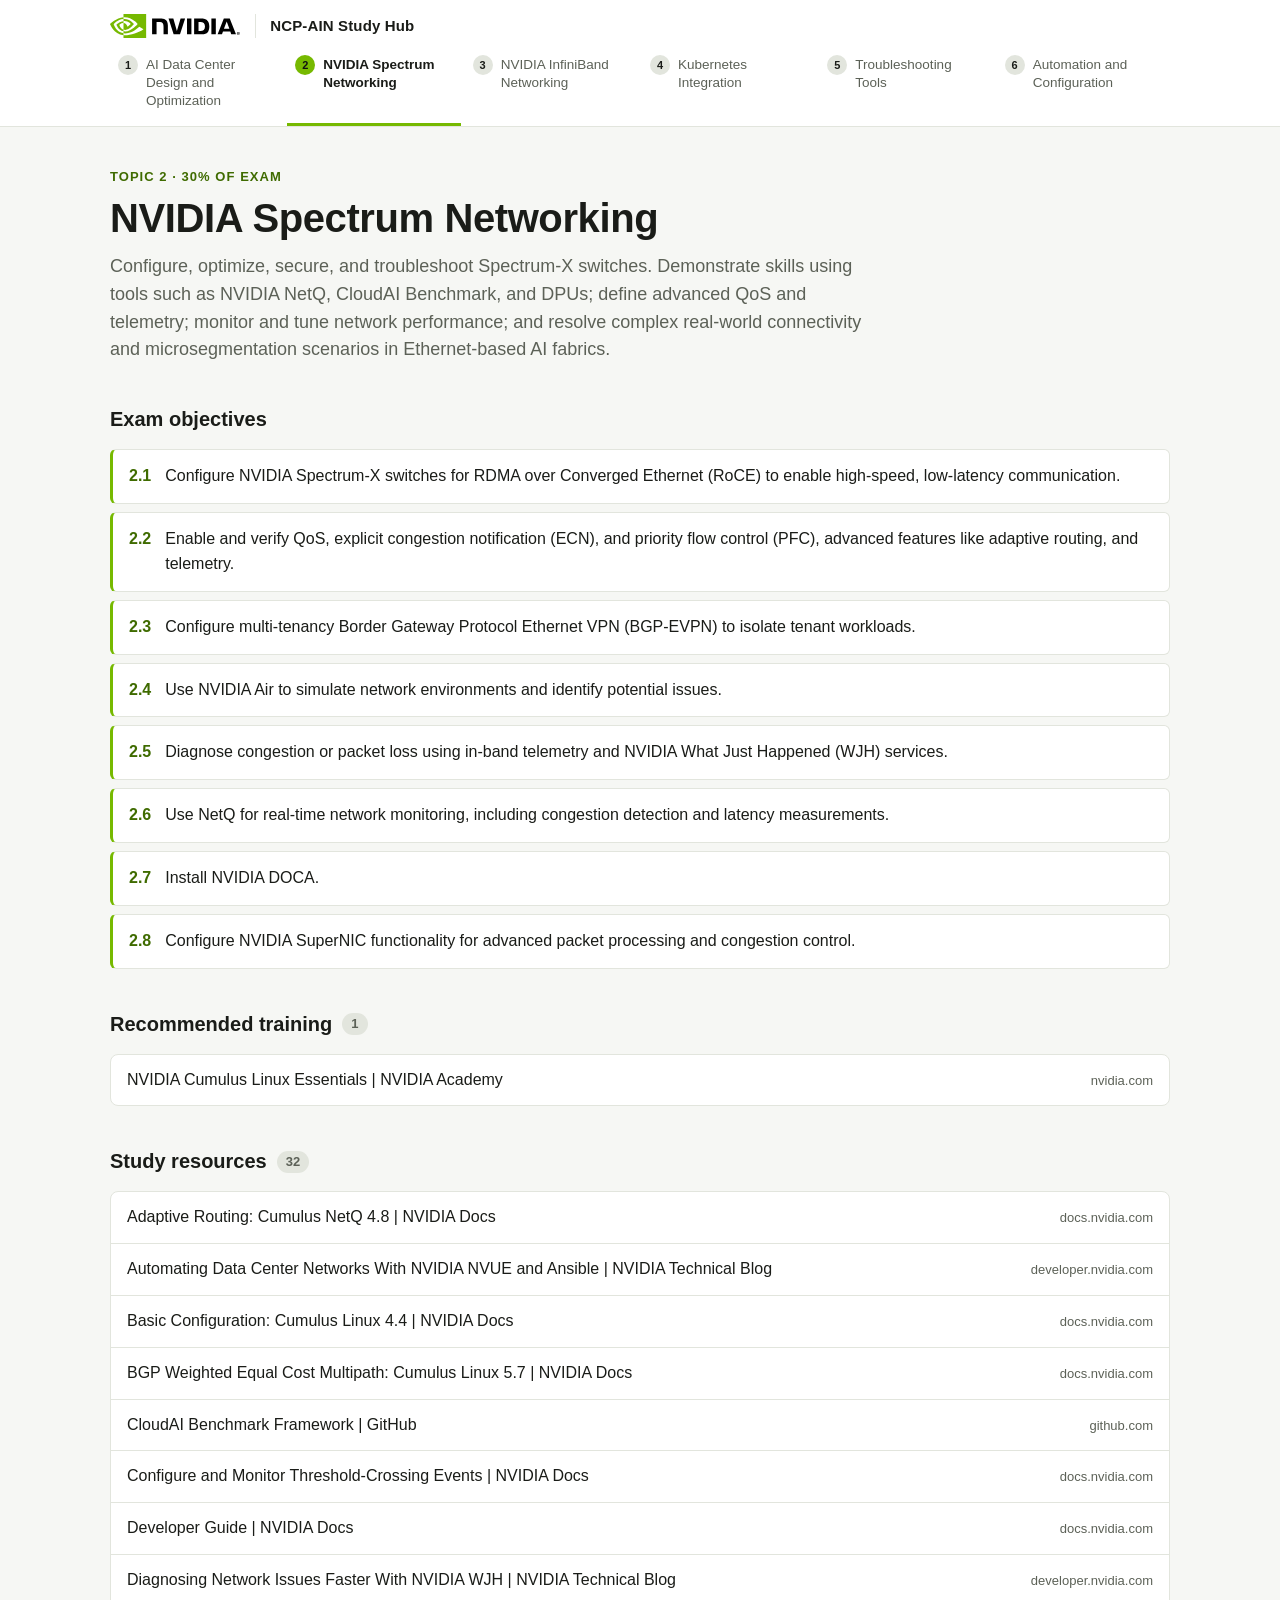
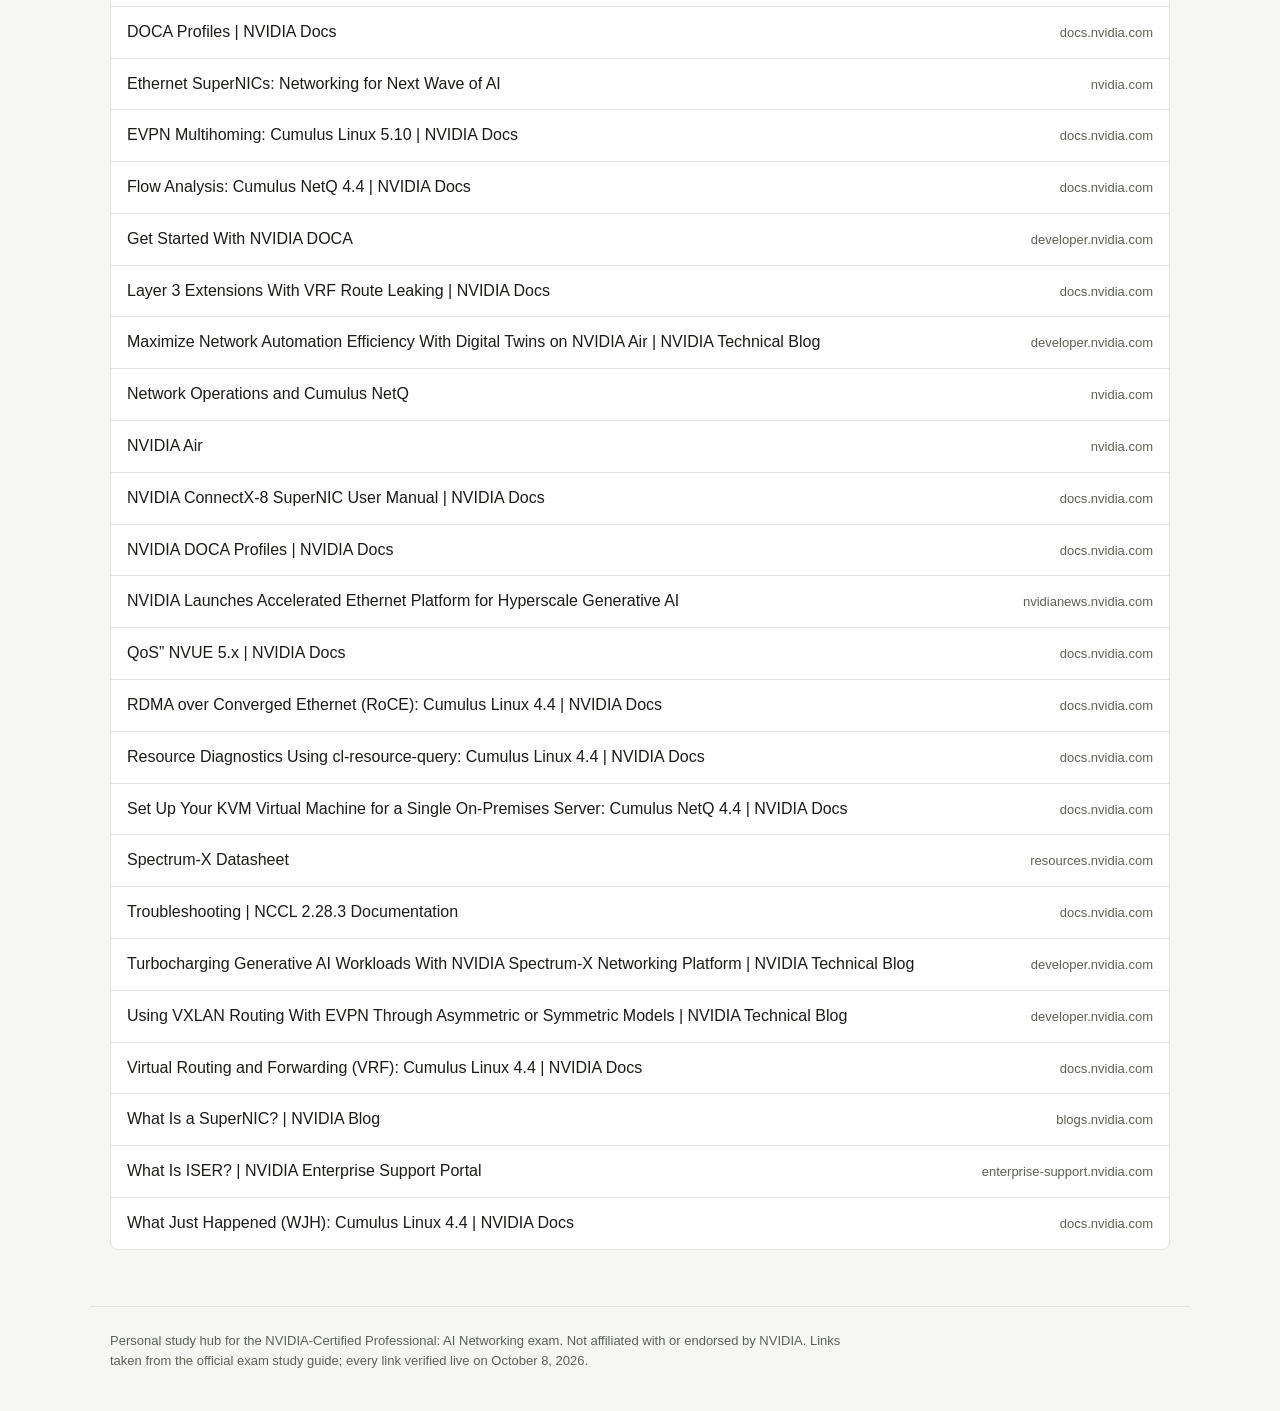
<file: spectrum-networking.html>
<!doctype html>
<html lang="en">
<head>
  <meta charset="utf-8">
  <meta name="viewport" content="width=device-width, initial-scale=1">
  <title>NVIDIA Spectrum Networking · NCP-AIN Study Hub</title>
  <meta name="description" content="Configure, optimize, secure, and troubleshoot Spectrum-X switches. Demonstrate skills using tools such as NVIDIA NetQ, CloudAI Benchmark, and DPUs; define advanced QoS and telemetry; monitor and tune network performance; and resolve complex real-world connectivity and microsegmentation scenarios in Ethernet-based AI fabrics.">
  <link rel="stylesheet" href="assets/style.css">
  <link rel="icon" href="assets/favicon.svg" type="image/svg+xml">
</head>
<body>
  <header class="site-header">
    <div class="bar">
      <a class="brand" href="index.html" aria-label="NCP-AIN Study Hub home">
        <picture>
          <source srcset="assets/nvidia-logo-white.svg" media="(prefers-color-scheme: dark)">
          <img src="assets/nvidia-logo.svg" alt="NVIDIA" width="131" height="24">
        </picture>
        <span class="brand-text">NCP-AIN Study Hub</span>
      </a>
    </div>
    <nav class="topics" aria-label="Certification study topics">
      <a href="data-center-design.html"><span class="num">1</span>AI Data Center Design and Optimization</a>
      <a href="spectrum-networking.html" aria-current="page"><span class="num">2</span>NVIDIA Spectrum Networking</a>
      <a href="infiniband-networking.html"><span class="num">3</span>NVIDIA InfiniBand Networking</a>
      <a href="kubernetes-integration.html"><span class="num">4</span>Kubernetes Integration</a>
      <a href="troubleshooting-tools.html"><span class="num">5</span>Troubleshooting Tools</a>
      <a href="automation-and-configuration.html"><span class="num">6</span>Automation and Configuration</a>
    </nav>
  </header>
  <main>
    <section class="hero">
      <p class="eyebrow">Topic 2 · 30% of exam</p>
      <h1>NVIDIA Spectrum Networking</h1>
      <p class="lede">Configure, optimize, secure, and troubleshoot Spectrum-X switches. Demonstrate skills using tools such as NVIDIA NetQ, CloudAI Benchmark, and DPUs; define advanced QoS and telemetry; monitor and tune network performance; and resolve complex real-world connectivity and microsegmentation scenarios in Ethernet-based AI fabrics.</p>
    </section>
    <section>
      <h2>Exam objectives</h2>
      <ol class="objectives">
        <li><span class="obj-num">2.1</span>Configure NVIDIA Spectrum-X switches for RDMA over Converged Ethernet (RoCE) to enable high-speed, low-latency communication.</li>
        <li><span class="obj-num">2.2</span>Enable and verify QoS, explicit congestion notification (ECN), and priority flow control (PFC), advanced features like adaptive routing, and telemetry.</li>
        <li><span class="obj-num">2.3</span>Configure multi-tenancy Border Gateway Protocol Ethernet VPN (BGP-EVPN) to isolate tenant workloads.</li>
        <li><span class="obj-num">2.4</span>Use NVIDIA Air to simulate network environments and identify potential issues.</li>
        <li><span class="obj-num">2.5</span>Diagnose congestion or packet loss using in-band telemetry and NVIDIA What Just Happened (WJH) services.</li>
        <li><span class="obj-num">2.6</span>Use NetQ for real-time network monitoring, including congestion detection and latency measurements.</li>
        <li><span class="obj-num">2.7</span>Install NVIDIA DOCA.</li>
        <li><span class="obj-num">2.8</span>Configure NVIDIA SuperNIC functionality for advanced packet processing and congestion control.</li>
      </ol>
    </section>
    <section>
      <h2>Recommended training <span class="count">1</span></h2>
      <ul class="links">
        <li><a href="https://www.nvidia.com/en-us/training/academy/course-detail/?id=course%3A15139853" target="_blank" rel="noopener"><span class="title">NVIDIA Cumulus Linux Essentials | NVIDIA Academy</span><span class="meta">nvidia.com</span></a></li>
      </ul>
    </section>
    <section>
      <h2>Study resources <span class="count">32</span></h2>
      <ul class="links">
        <li><a href="https://docs.nvidia.com/networking-ethernet-software/cumulus-netq-48/Monitor-Operations/Monitor-Adaptive-Routing/" target="_blank" rel="noopener"><span class="title">Adaptive Routing: Cumulus NetQ 4.8 | NVIDIA Docs</span><span class="meta">docs.nvidia.com</span></a></li>
        <li><a href="https://developer.nvidia.com/blog/automating-data-center-networks-with-nvidia-nvue-and-ansible/" target="_blank" rel="noopener"><span class="title">Automating Data Center Networks With NVIDIA NVUE and Ansible | NVIDIA Technical Blog</span><span class="meta">developer.nvidia.com</span></a></li>
        <li><a href="https://docs.nvidia.com/networking-ethernet-software/cumulus-linux-510/Network-Virtualization/Ethernet-Virtual-Private-Network-EVPN/Basic-Configuration/" target="_blank" rel="noopener"><span class="title">Basic Configuration: Cumulus Linux 4.4 | NVIDIA Docs</span><span class="meta">docs.nvidia.com</span></a></li>
        <li><a href="https://docs.nvidia.com/networking-ethernet-software/cumulus-linux-59/Layer-3/Routing/BGP-Weighted-Equal-Cost-Multipath/" target="_blank" rel="noopener"><span class="title">BGP Weighted Equal Cost Multipath: Cumulus Linux 5.7 | NVIDIA Docs</span><span class="meta">docs.nvidia.com</span></a></li>
        <li><a href="https://github.com/NVIDIA/cloudai" target="_blank" rel="noopener"><span class="title">CloudAI Benchmark Framework | GitHub</span><span class="meta">github.com</span></a></li>
        <li><a href="https://docs.nvidia.com/networking-ethernet-software/cumulus-netq-411/Manage-Events-and-Notifications/Config-TCA-Event-Notif/#create-multiple-rules-for-a-single-event" target="_blank" rel="noopener"><span class="title">Configure and Monitor Threshold-Crossing Events | NVIDIA Docs</span><span class="meta">docs.nvidia.com</span></a></li>
        <li><a href="https://docs.nvidia.com/doca/archive/doca-v2.2.0/developer-guide/index.html" target="_blank" rel="noopener"><span class="title">Developer Guide | NVIDIA Docs</span><span class="meta">docs.nvidia.com</span></a></li>
        <li><a href="https://developer.nvidia.com/blog/diagnosing-network-issues-faster-with-wjh/" target="_blank" rel="noopener"><span class="title">Diagnosing Network Issues Faster With NVIDIA WJH | NVIDIA Technical Blog</span><span class="meta">developer.nvidia.com</span></a></li>
        <li><a href="https://docs.nvidia.com/doca/sdk/nvidia+doca+profiles/index.html" target="_blank" rel="noopener"><span class="title">DOCA Profiles | NVIDIA Docs</span><span class="meta">docs.nvidia.com</span></a></li>
        <li><a href="https://www.nvidia.com/en-us/networking/products/ethernet/supernic/" target="_blank" rel="noopener"><span class="title">Ethernet SuperNICs: Networking for Next Wave of AI</span><span class="meta">nvidia.com</span></a></li>
        <li><a href="https://docs.nvidia.com/networking-ethernet-software/cumulus-linux-510/Network-Virtualization/Ethernet-Virtual-Private-Network-EVPN/EVPN-Multihoming/" target="_blank" rel="noopener"><span class="title">EVPN Multihoming: Cumulus Linux 5.10 | NVIDIA Docs</span><span class="meta">docs.nvidia.com</span></a></li>
        <li><a href="https://docs.nvidia.com/networking-ethernet-software/cumulus-netq-411/Flow-Analysis/" target="_blank" rel="noopener"><span class="title">Flow Analysis: Cumulus NetQ 4.4 | NVIDIA Docs</span><span class="meta">docs.nvidia.com</span></a></li>
        <li><a href="https://developer.nvidia.com/networking/doca/getting-started" target="_blank" rel="noopener"><span class="title">Get Started With NVIDIA DOCA</span><span class="meta">developer.nvidia.com</span></a></li>
        <li><a href="https://docs.nvidia.com/networking-ethernet-software/guides/Data-Center-Interconnect-Reference-Design-Guide/Layer-3-Extensions-with-VRF-Route-Leaking/" target="_blank" rel="noopener"><span class="title">Layer 3 Extensions With VRF Route Leaking | NVIDIA Docs</span><span class="meta">docs.nvidia.com</span></a></li>
        <li><a href="https://developer.nvidia.com/blog/maximize-network-automation-efficiency-with-digital-twins/" target="_blank" rel="noopener"><span class="title">Maximize Network Automation Efficiency With Digital Twins on NVIDIA Air | NVIDIA Technical Blog</span><span class="meta">developer.nvidia.com</span></a></li>
        <li><a href="https://www.nvidia.com/en-gb/networking/ethernet-switching/netq/" target="_blank" rel="noopener"><span class="title">Network Operations and Cumulus NetQ</span><span class="meta">nvidia.com</span></a></li>
        <li><a href="https://www.nvidia.com/en-gb/networking/ethernet-switching/air/" target="_blank" rel="noopener"><span class="title">NVIDIA Air</span><span class="meta">nvidia.com</span></a></li>
        <li><a href="https://docs.nvidia.com/networking/display/connectx8SuperNIC" target="_blank" rel="noopener"><span class="title">NVIDIA ConnectX-8 SuperNIC User Manual | NVIDIA Docs</span><span class="meta">docs.nvidia.com</span></a></li>
        <li><a href="https://docs.nvidia.com/doca/archive/2-9-0/NVIDIA+DOCA+Profiles/index.html" target="_blank" rel="noopener"><span class="title">NVIDIA DOCA Profiles | NVIDIA Docs</span><span class="meta">docs.nvidia.com</span></a></li>
        <li><a href="https://nvidianews.nvidia.com/news/nvidia-launches-accelerated-ethernet-platform-for-hyperscale-generative-ai" target="_blank" rel="noopener"><span class="title">NVIDIA Launches Accelerated Ethernet Platform for Hyperscale Generative AI</span><span class="meta">nvidianews.nvidia.com</span></a></li>
        <li><a href="https://docs.nvidia.com/networking-ethernet-software/nvue-reference/Set-and-Unset-Commands/QoS/" target="_blank" rel="noopener"><span class="title">QoS” NVUE 5.x | NVIDIA Docs</span><span class="meta">docs.nvidia.com</span></a></li>
        <li><a href="https://docs.nvidia.com/networking-ethernet-software/cumulus-linux-59/Layer-1-and-Switch-Ports/Quality-of-Service/RDMA-over-Converged-Ethernet-RoCE/" target="_blank" rel="noopener"><span class="title">RDMA over Converged Ethernet (RoCE): Cumulus Linux 4.4 | NVIDIA Docs</span><span class="meta">docs.nvidia.com</span></a></li>
        <li><a href="https://docs.nvidia.com/networking-ethernet-software/cumulus-linux-510/Monitoring-and-Troubleshooting/Resource-Diagnostics-Using-cl-resource-query/" target="_blank" rel="noopener"><span class="title">Resource Diagnostics Using cl-resource-query: Cumulus Linux 4.4 | NVIDIA Docs</span><span class="meta">docs.nvidia.com</span></a></li>
        <li><a href="https://docs.nvidia.com/networking-ethernet-software/cumulus-netq-411/Installation-Management/Install-NetQ/KVM-Setup-sngl-op/" target="_blank" rel="noopener"><span class="title">Set Up Your KVM Virtual Machine for a Single On-Premises Server: Cumulus NetQ 4.4 | NVIDIA Docs</span><span class="meta">docs.nvidia.com</span></a></li>
        <li><a href="https://resources.nvidia.com/en-us-accelerated-networking-resource-library/networking-ethernet-1?ncid=no-ncid" target="_blank" rel="noopener"><span class="title">Spectrum-X Datasheet</span><span class="meta">resources.nvidia.com</span></a></li>
        <li><a href="https://docs.nvidia.com/deeplearning/nccl/user-guide/docs/troubleshooting.html" target="_blank" rel="noopener"><span class="title">Troubleshooting | NCCL 2.28.3 Documentation</span><span class="meta">docs.nvidia.com</span></a></li>
        <li><a href="https://developer.nvidia.com/blog/turbocharging-ai-workloads-with-nvidia-spectrum-x-networking-platform/" target="_blank" rel="noopener"><span class="title">Turbocharging Generative AI Workloads With NVIDIA Spectrum-X Networking Platform | NVIDIA Technical Blog</span><span class="meta">developer.nvidia.com</span></a></li>
        <li><a href="https://developer.nvidia.com/blog/using-vxlan-routing-with-evpn-through-asymmetric-or-symmetric-models/" target="_blank" rel="noopener"><span class="title">Using VXLAN Routing With EVPN Through Asymmetric or Symmetric Models | NVIDIA Technical Blog</span><span class="meta">developer.nvidia.com</span></a></li>
        <li><a href="https://docs.nvidia.com/networking-ethernet-software/cumulus-linux-42/Layer-3/VRFs/Virtual-Routing-and-Forwarding-VRF/" target="_blank" rel="noopener"><span class="title">Virtual Routing and Forwarding (VRF): Cumulus Linux 4.4 | NVIDIA Docs</span><span class="meta">docs.nvidia.com</span></a></li>
        <li><a href="https://blogs.nvidia.com/blog/what-is-a-supernic/" target="_blank" rel="noopener"><span class="title">What Is a SuperNIC? | NVIDIA Blog</span><span class="meta">blogs.nvidia.com</span></a></li>
        <li><a href="https://enterprise-support.nvidia.com/s/article/what-is-iser-x" target="_blank" rel="noopener"><span class="title">What Is ISER? | NVIDIA Enterprise Support Portal</span><span class="meta">enterprise-support.nvidia.com</span></a></li>
        <li><a href="https://docs.nvidia.com/networking-ethernet-software/cumulus-linux-510/Monitoring-and-Troubleshooting/Network-Troubleshooting/Mellanox-WJH/" target="_blank" rel="noopener"><span class="title">What Just Happened (WJH): Cumulus Linux 4.4 | NVIDIA Docs</span><span class="meta">docs.nvidia.com</span></a></li>
      </ul>
    </section>
  </main>
  <footer>
    <p>Personal study hub for the NVIDIA-Certified Professional: AI Networking exam. Not affiliated with or endorsed by NVIDIA.
    Links taken from the official exam study guide; every link verified live on October 8, 2026.</p>
  </footer>
  <script>document.querySelector('.topics [aria-current]')?.scrollIntoView({block: 'nearest', inline: 'center'});</script>
</body>
</html>
</file>
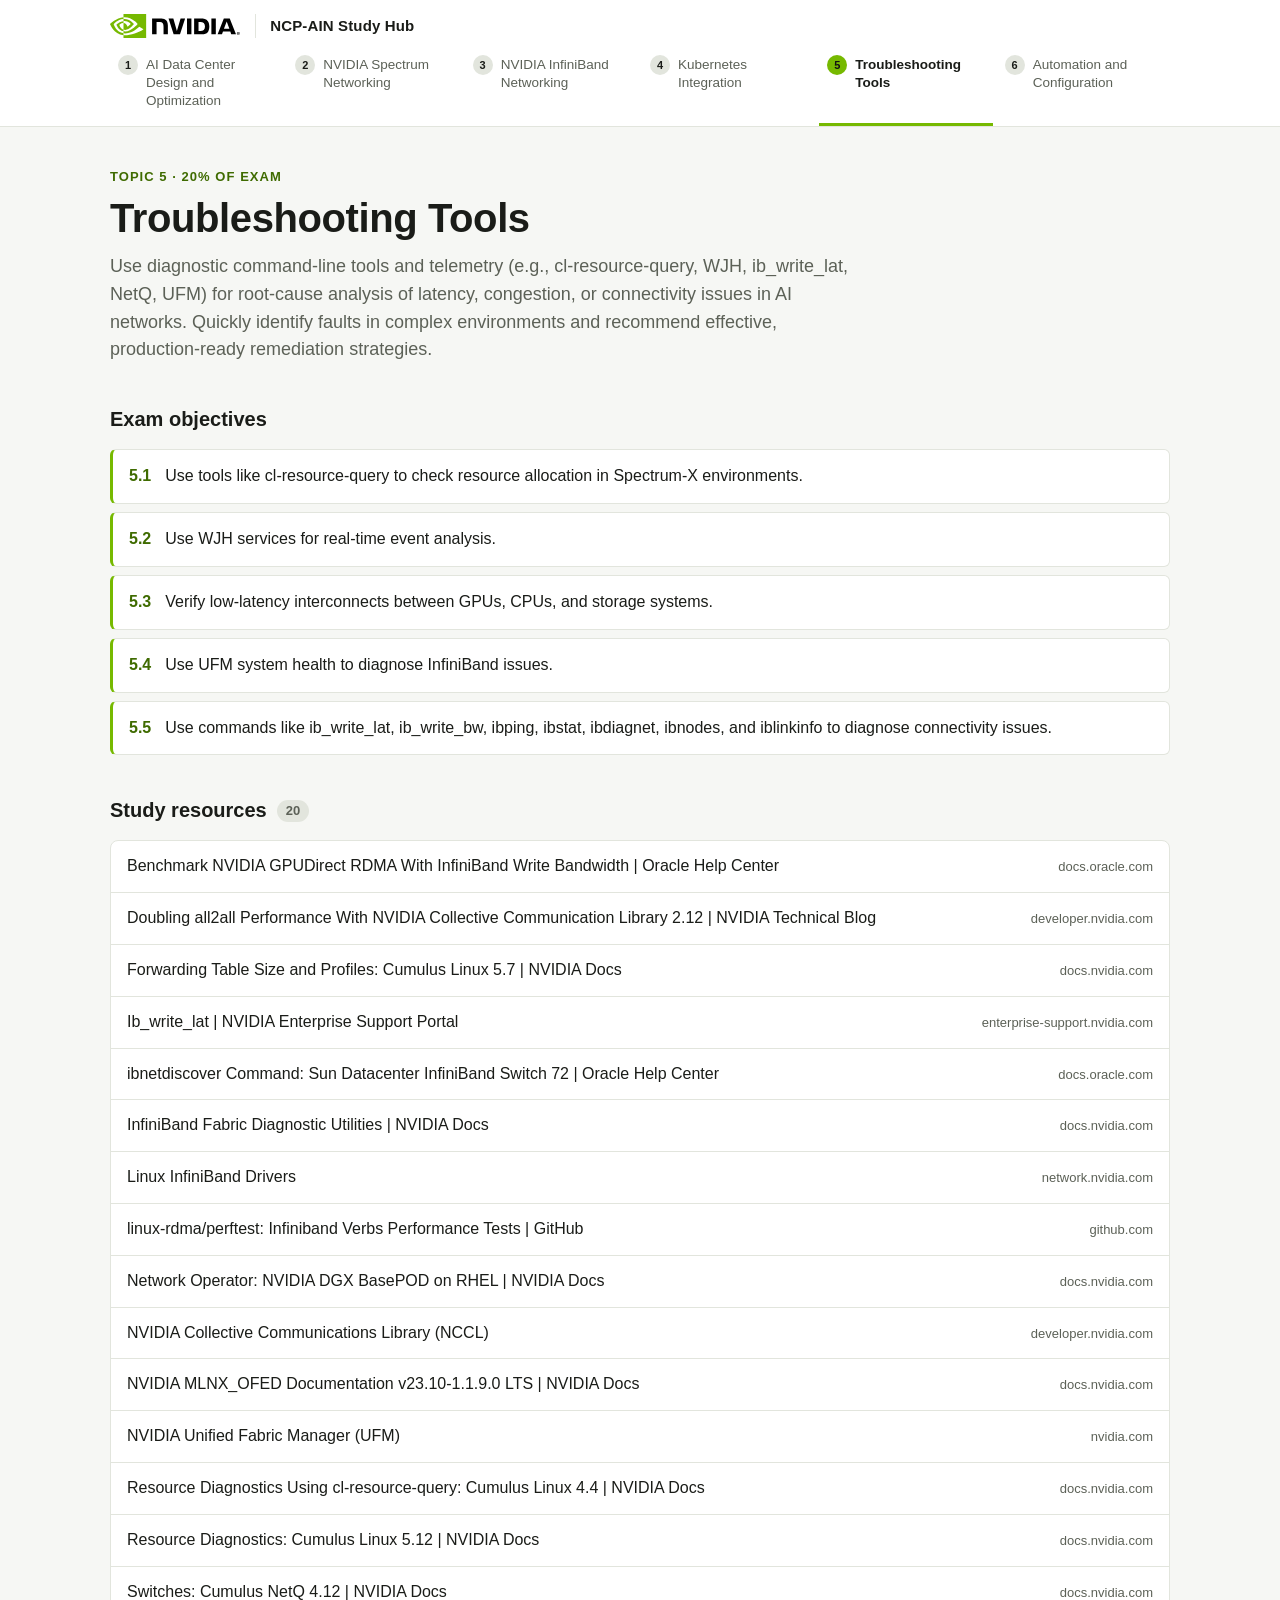
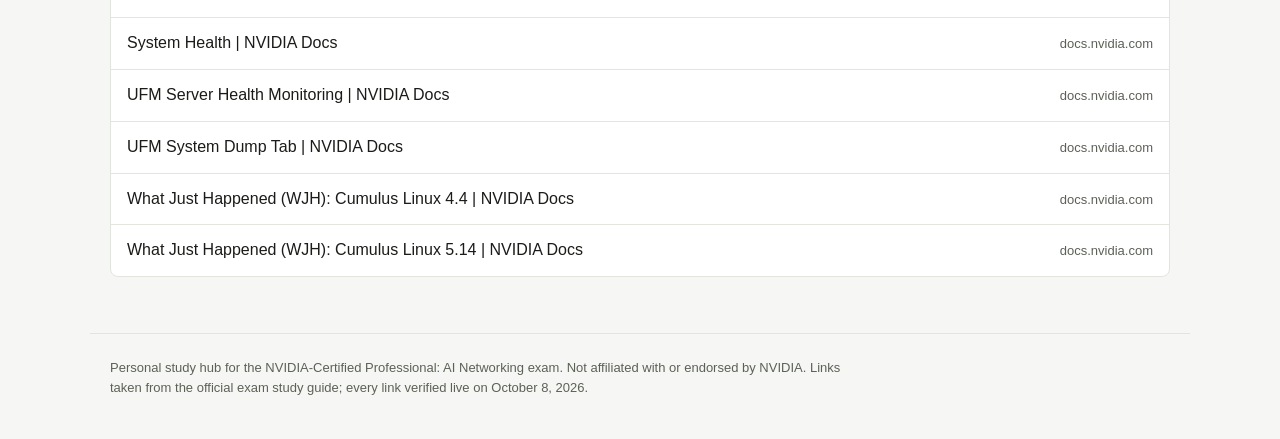
<file: troubleshooting-tools.html>
<!doctype html>
<html lang="en">
<head>
  <meta charset="utf-8">
  <meta name="viewport" content="width=device-width, initial-scale=1">
  <title>Troubleshooting Tools · NCP-AIN Study Hub</title>
  <meta name="description" content="Use diagnostic command-line tools and telemetry (e.g., cl-resource-query, WJH, ib_write_lat, NetQ, UFM) for root-cause analysis of latency, congestion, or connectivity issues in AI networks. Quickly identify faults in complex environments and recommend effective, production-ready remediation strategies.">
  <link rel="stylesheet" href="assets/style.css">
  <link rel="icon" href="assets/favicon.svg" type="image/svg+xml">
</head>
<body>
  <header class="site-header">
    <div class="bar">
      <a class="brand" href="index.html" aria-label="NCP-AIN Study Hub home">
        <picture>
          <source srcset="assets/nvidia-logo-white.svg" media="(prefers-color-scheme: dark)">
          <img src="assets/nvidia-logo.svg" alt="NVIDIA" width="131" height="24">
        </picture>
        <span class="brand-text">NCP-AIN Study Hub</span>
      </a>
    </div>
    <nav class="topics" aria-label="Certification study topics">
      <a href="data-center-design.html"><span class="num">1</span>AI Data Center Design and Optimization</a>
      <a href="spectrum-networking.html"><span class="num">2</span>NVIDIA Spectrum Networking</a>
      <a href="infiniband-networking.html"><span class="num">3</span>NVIDIA InfiniBand Networking</a>
      <a href="kubernetes-integration.html"><span class="num">4</span>Kubernetes Integration</a>
      <a href="troubleshooting-tools.html" aria-current="page"><span class="num">5</span>Troubleshooting Tools</a>
      <a href="automation-and-configuration.html"><span class="num">6</span>Automation and Configuration</a>
    </nav>
  </header>
  <main>
    <section class="hero">
      <p class="eyebrow">Topic 5 · 20% of exam</p>
      <h1>Troubleshooting Tools</h1>
      <p class="lede">Use diagnostic command-line tools and telemetry (e.g., cl-resource-query, WJH, ib_write_lat, NetQ, UFM) for root-cause analysis of latency, congestion, or connectivity issues in AI networks. Quickly identify faults in complex environments and recommend effective, production-ready remediation strategies.</p>
    </section>
    <section>
      <h2>Exam objectives</h2>
      <ol class="objectives">
        <li><span class="obj-num">5.1</span>Use tools like cl-resource-query to check resource allocation in Spectrum-X environments.</li>
        <li><span class="obj-num">5.2</span>Use WJH services for real-time event analysis.</li>
        <li><span class="obj-num">5.3</span>Verify low-latency interconnects between GPUs, CPUs, and storage systems.</li>
        <li><span class="obj-num">5.4</span>Use UFM system health to diagnose InfiniBand issues.</li>
        <li><span class="obj-num">5.5</span>Use commands like ib_write_lat, ib_write_bw, ibping, ibstat, ibdiagnet, ibnodes, and iblinkinfo to diagnose connectivity issues.</li>
      </ol>
    </section>
    <section>
      <h2>Study resources <span class="count">20</span></h2>
      <ul class="links">
        <li><a href="https://docs.oracle.com/en/learn/gpudirect-rdma-ib-write-bw/index.html" target="_blank" rel="noopener"><span class="title">Benchmark NVIDIA GPUDirect RDMA With InfiniBand Write Bandwidth | Oracle Help Center</span><span class="meta">docs.oracle.com</span></a></li>
        <li><a href="https://developer.nvidia.com/blog/doubling-all2all-performance-with-nvidia-collective-communication-library-2-12/" target="_blank" rel="noopener"><span class="title">Doubling all2all Performance With NVIDIA Collective Communication Library 2.12 | NVIDIA Technical Blog</span><span class="meta">developer.nvidia.com</span></a></li>
        <li><a href="https://docs.nvidia.com/networking-ethernet-software/cumulus-linux-59/Layer-3/Routing/Forwarding-Table-Size-and-Profiles/" target="_blank" rel="noopener"><span class="title">Forwarding Table Size and Profiles: Cumulus Linux 5.7 | NVIDIA Docs</span><span class="meta">docs.nvidia.com</span></a></li>
        <li><a href="https://enterprise-support.nvidia.com/s/article/ib-write-lat" target="_blank" rel="noopener"><span class="title">Ib_write_lat | NVIDIA Enterprise Support Portal</span><span class="meta">enterprise-support.nvidia.com</span></a></li>
        <li><a href="https://docs.oracle.com/cd/E19654-01/820-7752-12/z400014c1567844.html#scrolltoc" target="_blank" rel="noopener"><span class="title">ibnetdiscover Command: Sun Datacenter InfiniBand Switch 72 | Oracle Help Center</span><span class="meta">docs.oracle.com</span></a></li>
        <li><a href="https://docs.nvidia.com/networking/display/WINOFv55054000/InfiniBand+Fabric+Diagnostic+Utilities" target="_blank" rel="noopener"><span class="title">InfiniBand Fabric Diagnostic Utilities | NVIDIA Docs</span><span class="meta">docs.nvidia.com</span></a></li>
        <li><a href="https://network.nvidia.com/products/infiniband-drivers/linux/mlnx_ofed/" target="_blank" rel="noopener"><span class="title">Linux InfiniBand Drivers</span><span class="meta">network.nvidia.com</span></a></li>
        <li><a href="https://github.com/linux-rdma/perftest" target="_blank" rel="noopener"><span class="title">linux-rdma/perftest: Infiniband Verbs Performance Tests | GitHub</span><span class="meta">github.com</span></a></li>
        <li><a href="https://docs.nvidia.com/dgx-basepod/deployment-guide-basepod-rhel/latest/network-operator.html" target="_blank" rel="noopener"><span class="title">Network Operator: NVIDIA DGX BasePOD on RHEL | NVIDIA Docs</span><span class="meta">docs.nvidia.com</span></a></li>
        <li><a href="https://developer.nvidia.com/nccl" target="_blank" rel="noopener"><span class="title">NVIDIA Collective Communications Library (NCCL)</span><span class="meta">developer.nvidia.com</span></a></li>
        <li><a href="https://docs.nvidia.com/networking/display/mlnxofedv23101190lts" target="_blank" rel="noopener"><span class="title">NVIDIA MLNX_OFED Documentation v23.10-1.1.9.0 LTS | NVIDIA Docs</span><span class="meta">docs.nvidia.com</span></a></li>
        <li><a href="https://www.nvidia.com/en-us/networking/infiniband/ufm/" target="_blank" rel="noopener"><span class="title">NVIDIA Unified Fabric Manager (UFM)</span><span class="meta">nvidia.com</span></a></li>
        <li><a href="https://docs.nvidia.com/networking-ethernet-software/cumulus-linux-44/Monitoring-and-Troubleshooting/Resource-Diagnostics-Using-cl-resource-query/" target="_blank" rel="noopener"><span class="title">Resource Diagnostics Using cl-resource-query: Cumulus Linux 4.4 | NVIDIA Docs</span><span class="meta">docs.nvidia.com</span></a></li>
        <li><a href="https://docs.nvidia.com/networking-ethernet-software/cumulus-linux-512/Monitoring-and-Troubleshooting/Resource-Diagnostics/" target="_blank" rel="noopener"><span class="title">Resource Diagnostics: Cumulus Linux 5.12 | NVIDIA Docs</span><span class="meta">docs.nvidia.com</span></a></li>
        <li><a href="https://docs.nvidia.com/networking-ethernet-software/cumulus-netq-412/Monitor-Operations/Monitor-Switches/" target="_blank" rel="noopener"><span class="title">Switches: Cumulus NetQ 4.12 | NVIDIA Docs</span><span class="meta">docs.nvidia.com</span></a></li>
        <li><a href="https://docs.nvidia.com/networking/display/UFMEnterpriseUMv6221/System+Health" target="_blank" rel="noopener"><span class="title">System Health | NVIDIA Docs</span><span class="meta">docs.nvidia.com</span></a></li>
        <li><a href="https://docs.nvidia.com/networking/display/UFMEnterpriseUMv6154/UFM+Server+Health+Monitoring" target="_blank" rel="noopener"><span class="title">UFM Server Health Monitoring | NVIDIA Docs</span><span class="meta">docs.nvidia.com</span></a></li>
        <li><a href="https://docs.nvidia.com/networking/display/UFMEnterpriseUMv6151/UFM+System+Dump+Tab" target="_blank" rel="noopener"><span class="title">UFM System Dump Tab | NVIDIA Docs</span><span class="meta">docs.nvidia.com</span></a></li>
        <li><a href="https://docs.nvidia.com/networking-ethernet-software/cumulus-linux-510/Monitoring-and-Troubleshooting/Network-Troubleshooting/Mellanox-WJH/" target="_blank" rel="noopener"><span class="title">What Just Happened (WJH): Cumulus Linux 4.4 | NVIDIA Docs</span><span class="meta">docs.nvidia.com</span></a></li>
        <li><a href="https://docs.nvidia.com/networking-ethernet-software/cumulus-linux-514/Monitoring-and-Troubleshooting/Network-Troubleshooting/Mellanox-WJH/" target="_blank" rel="noopener"><span class="title">What Just Happened (WJH): Cumulus Linux 5.14 | NVIDIA Docs</span><span class="meta">docs.nvidia.com</span></a></li>
      </ul>
    </section>
  </main>
  <footer>
    <p>Personal study hub for the NVIDIA-Certified Professional: AI Networking exam. Not affiliated with or endorsed by NVIDIA.
    Links taken from the official exam study guide; every link verified live on October 8, 2026.</p>
  </footer>
  <script>document.querySelector('.topics [aria-current]')?.scrollIntoView({block: 'nearest', inline: 'center'});</script>
</body>
</html>
</file>
<file: assets/style.css>
:root {
  --green: #76b900;
  --green-ink: #3f6b00;
  --bg: #f6f7f4;
  --surface: #ffffff;
  --ink: #1a1c18;
  --muted: #5c6157;
  --line: #e2e5dd;
  --hover: #f0f5e6;
  color-scheme: light;
}
@media (prefers-color-scheme: dark) {
  :root {
    --green-ink: #9bd43a;
    --bg: #111310;
    --surface: #1a1d18;
    --ink: #eceee8;
    --muted: #a0a69a;
    --line: #2c3029;
    --hover: #222a18;
    color-scheme: dark;
  }
}

* { box-sizing: border-box; }
html { -webkit-text-size-adjust: 100%; }
body {
  margin: 0;
  background: var(--bg);
  color: var(--ink);
  font: 16px/1.55 -apple-system, BlinkMacSystemFont, "Segoe UI", Roboto, "Helvetica Neue", Arial, sans-serif;
}
a { color: inherit; }

/* Header */
.site-header {
  position: sticky;
  top: 0;
  z-index: 10;
  background: var(--surface);
  border-bottom: 1px solid var(--line);
}
.bar, .topics, main, footer { max-width: 1100px; margin: 0 auto; padding-inline: 20px; }
.bar { display: flex; align-items: center; padding-block: 14px 10px; }
.brand { display: flex; align-items: center; gap: 14px; text-decoration: none; }
.brand img { display: block; height: 24px; width: auto; }
.brand-text {
  padding-left: 14px;
  border-left: 1px solid var(--line);
  font-weight: 600;
  font-size: 15px;
  letter-spacing: .01em;
}
.topics {
  display: grid;
  grid-template-columns: repeat(6, 1fr);
  gap: 4px;
  scrollbar-width: none;
}
.topics::-webkit-scrollbar { display: none; }
.topics a {
  display: flex;
  align-items: flex-start;
  gap: 8px;
  padding: 8px 8px 12px;
  font-size: 13.5px;
  line-height: 1.35;
  color: var(--muted);
  text-decoration: none;
  border-bottom: 3px solid transparent;
}
.topics .num { flex: 0 0 auto; margin-top: -1px; }
@media (max-width: 900px) {
  .topics { display: flex; overflow-x: auto; }
  .topics a { flex: 0 0 auto; white-space: nowrap; align-items: center; padding-inline: 12px; }
}
.topics a:hover { color: var(--ink); }
.topics a[aria-current="page"] { color: var(--ink); border-bottom-color: var(--green); font-weight: 600; }
.topics .num {
  display: inline-grid;
  place-items: center;
  width: 20px; height: 20px;
  border-radius: 50%;
  font-size: 11px;
  font-weight: 700;
  background: var(--line);
  color: var(--ink);
}
.topics a[aria-current="page"] .num { background: var(--green); color: #111; }

/* Content */
main { padding-block: 40px 56px; }
.hero { margin-bottom: 40px; max-width: 760px; }
.eyebrow {
  margin: 0 0 8px;
  font-size: 13px;
  font-weight: 700;
  letter-spacing: .08em;
  text-transform: uppercase;
  color: var(--green-ink);
}
h1 { margin: 0 0 12px; font-size: clamp(28px, 4.5vw, 40px); line-height: 1.15; letter-spacing: -.01em; }
.lede { margin: 0; font-size: 18px; color: var(--muted); }
h2 { margin: 0 0 14px; font-size: 20px; display: flex; align-items: center; gap: 10px; }
section + section { margin-top: 40px; }
.note { margin: -6px 0 18px; color: var(--muted); }
.count {
  font-size: 13px;
  font-weight: 600;
  padding: 1px 9px;
  border-radius: 999px;
  background: var(--line);
  color: var(--muted);
}

/* Objectives */
.objectives { list-style: none; margin: 0; padding: 0; display: grid; gap: 8px; }
.objectives li {
  display: flex;
  gap: 14px;
  padding: 14px 16px;
  background: var(--surface);
  border: 1px solid var(--line);
  border-left: 3px solid var(--green);
  border-radius: 6px;
}
.obj-num { font-weight: 700; color: var(--green-ink); font-variant-numeric: tabular-nums; }

/* Link lists */
.links {
  list-style: none;
  margin: 0;
  padding: 0;
  background: var(--surface);
  border: 1px solid var(--line);
  border-radius: 8px;
  overflow: hidden;
}
.links li + li { border-top: 1px solid var(--line); }
.links a {
  display: flex;
  justify-content: space-between;
  align-items: baseline;
  gap: 16px;
  padding: 13px 16px;
  text-decoration: none;
}
.links a:hover { background: var(--hover); }
.links a:hover .title { text-decoration: underline; text-decoration-color: var(--green); text-underline-offset: 3px; }
.links .meta {
  flex: 0 0 auto;
  display: flex;
  align-items: center;
  gap: 8px;
  font-size: 13px;
  color: var(--muted);
}
.tag {
  font-size: 11px;
  font-weight: 700;
  padding: 1px 6px;
  border-radius: 4px;
  border: 1px solid var(--line);
}

/* Home cards */
.cards { display: grid; grid-template-columns: repeat(auto-fill, minmax(300px, 1fr)); gap: 14px; }
.card {
  display: grid;
  gap: 10px;
  padding: 20px;
  background: var(--surface);
  border: 1px solid var(--line);
  border-radius: 8px;
  text-decoration: none;
  transition: border-color .15s;
}
.card:hover { border-color: var(--green); }
.card-num { font-size: 13px; font-weight: 700; color: var(--green-ink); }
.card-title { font-size: 18px; font-weight: 600; line-height: 1.3; }
.weight { height: 6px; border-radius: 3px; background: var(--line); overflow: hidden; }
.weight-bar { display: block; height: 100%; background: var(--green); border-radius: 3px; }
.card-meta { font-size: 14px; color: var(--muted); }
.card-meta strong { color: var(--ink); }

footer { padding-block: 24px 40px; border-top: 1px solid var(--line); }
footer p { margin: 0; font-size: 13px; color: var(--muted); max-width: 760px; }

@media (max-width: 640px) {
  main { padding-block: 28px 40px; }
  .brand-text { font-size: 14px; }
  .links a { flex-direction: column; gap: 4px; }
  .lede { font-size: 16px; }
}
</file>
